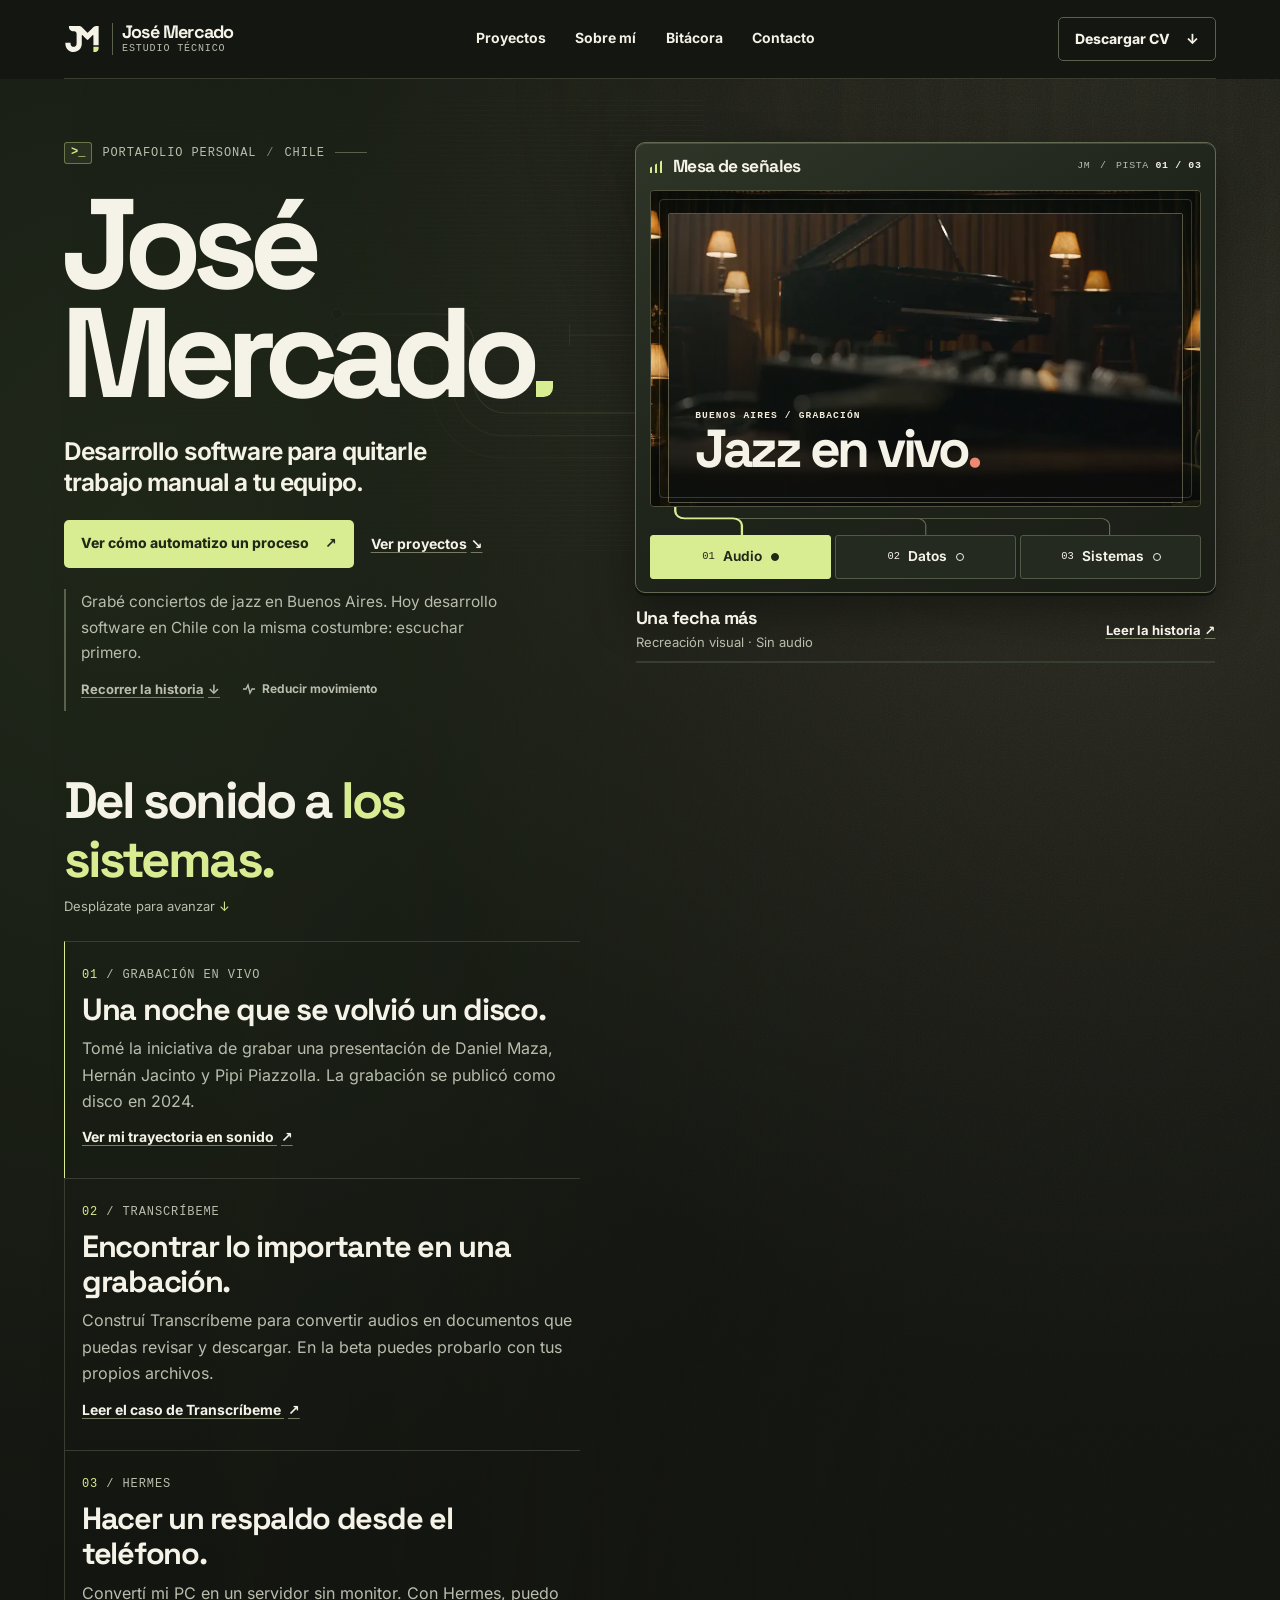
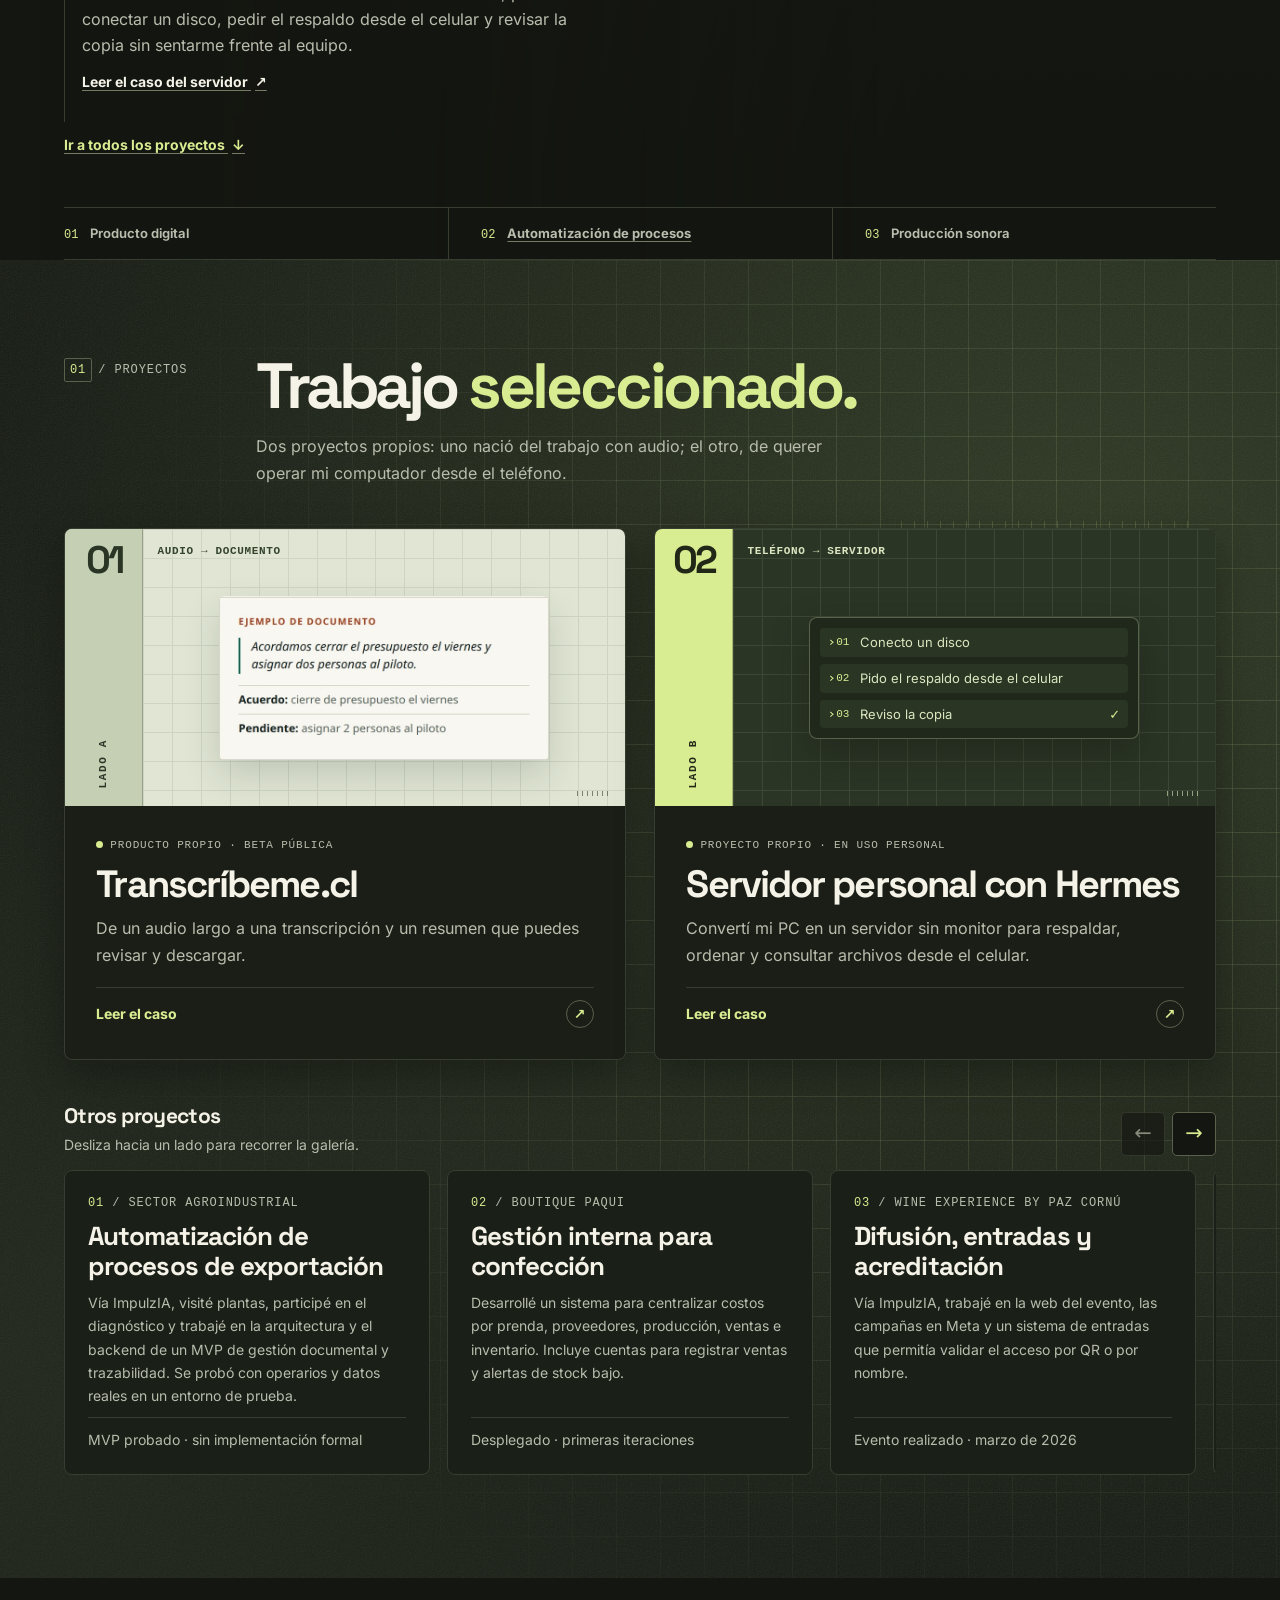
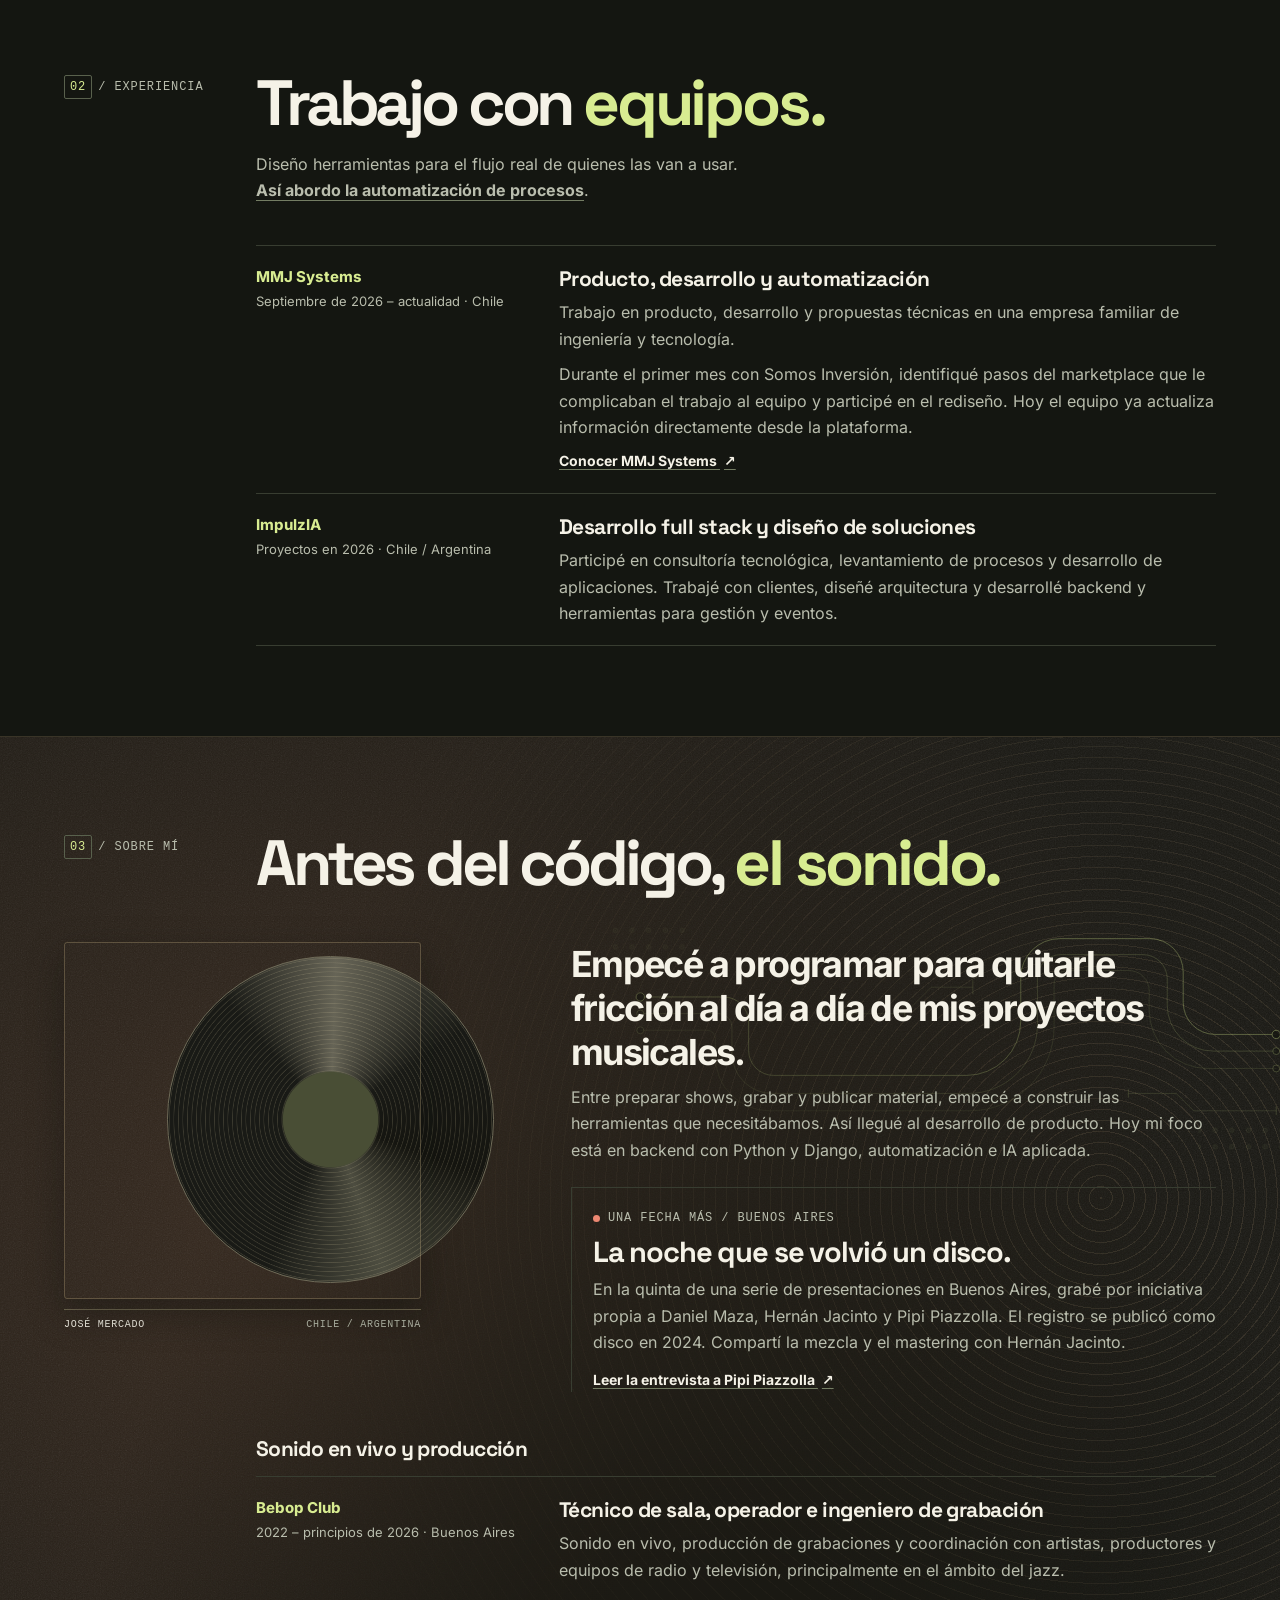
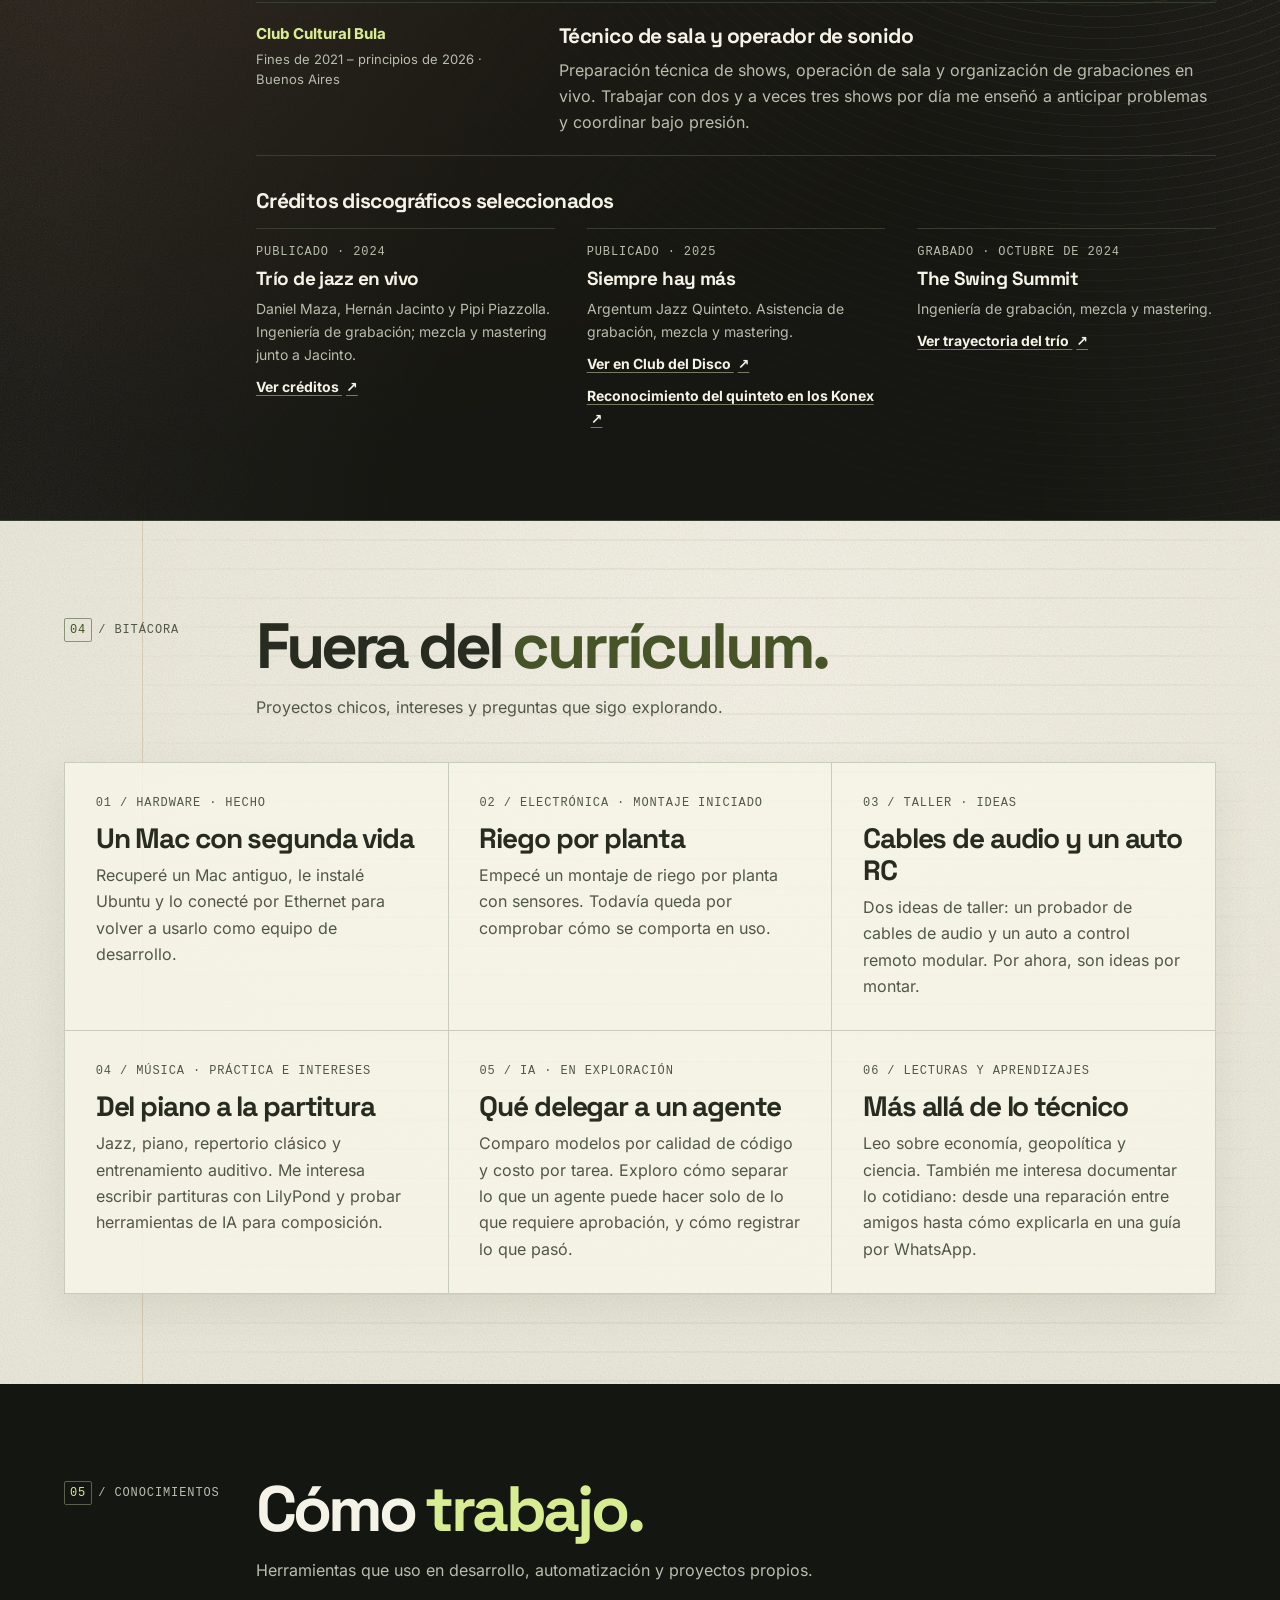
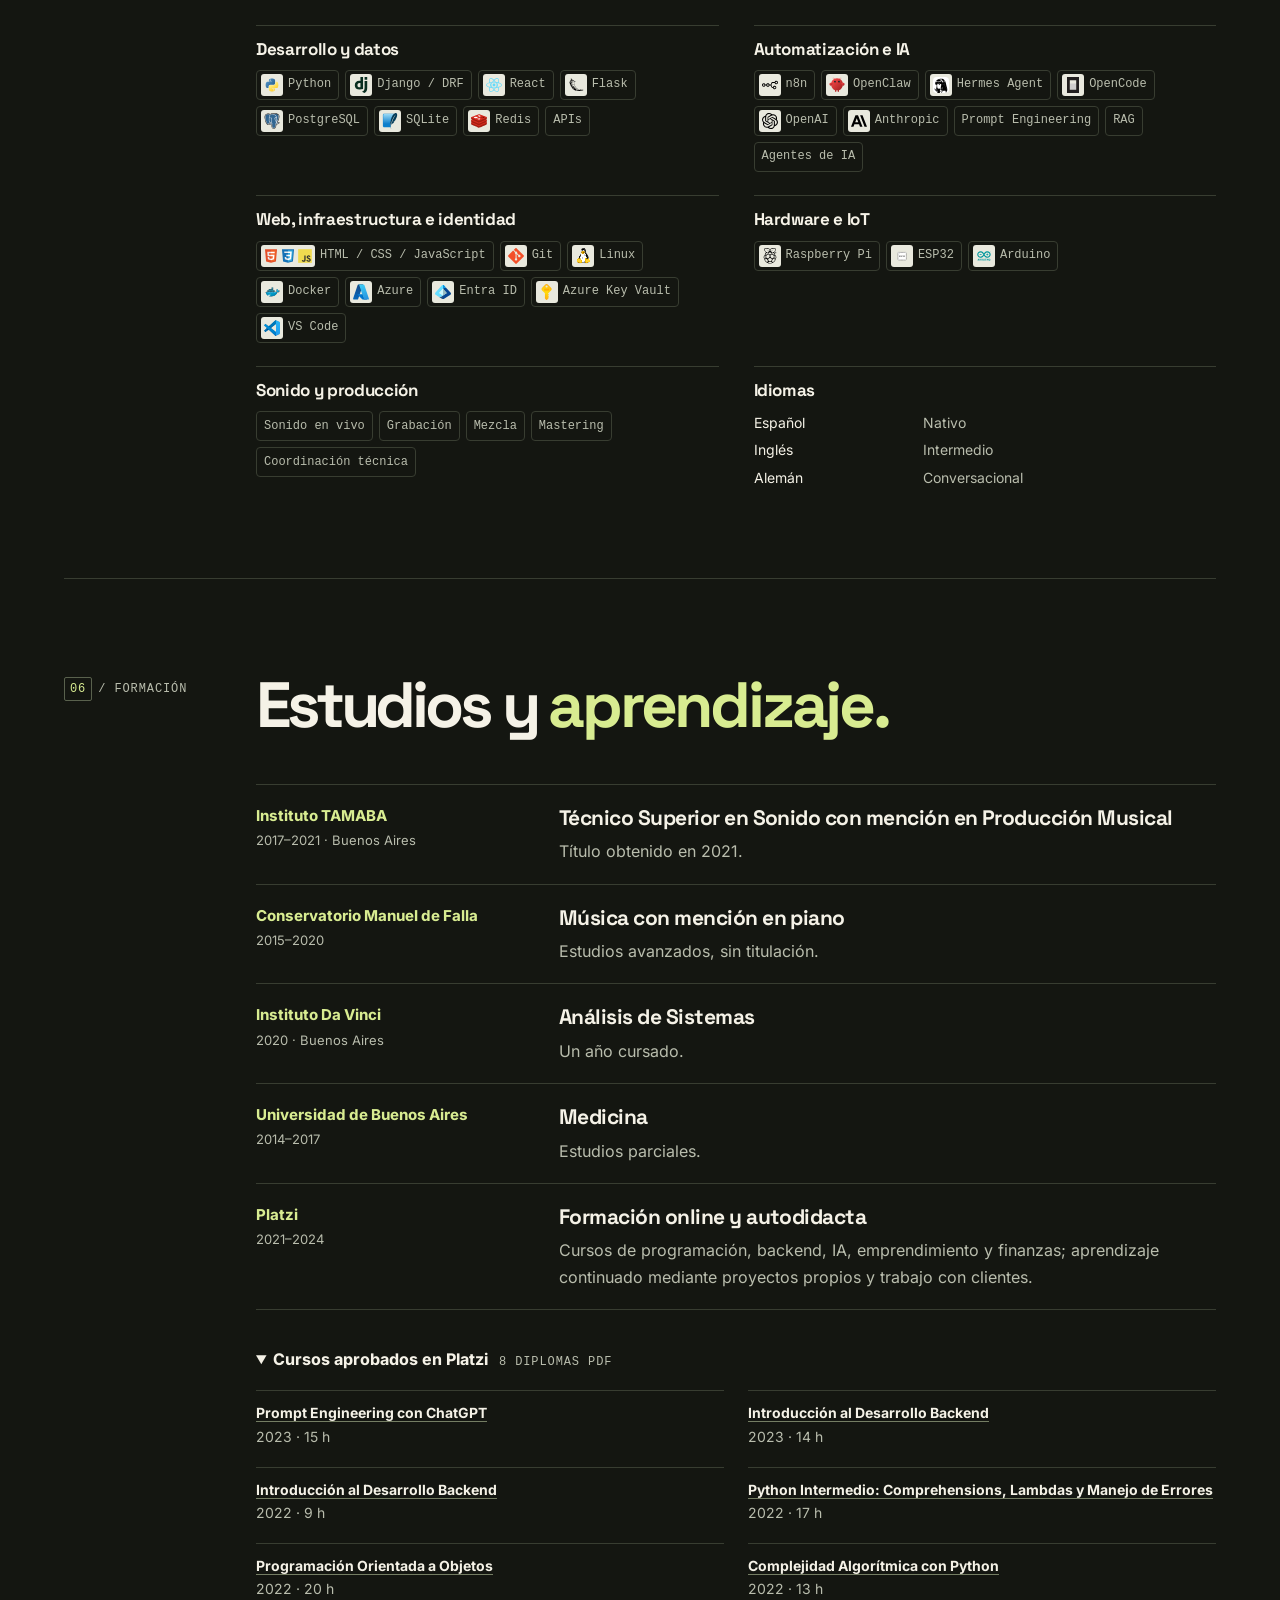
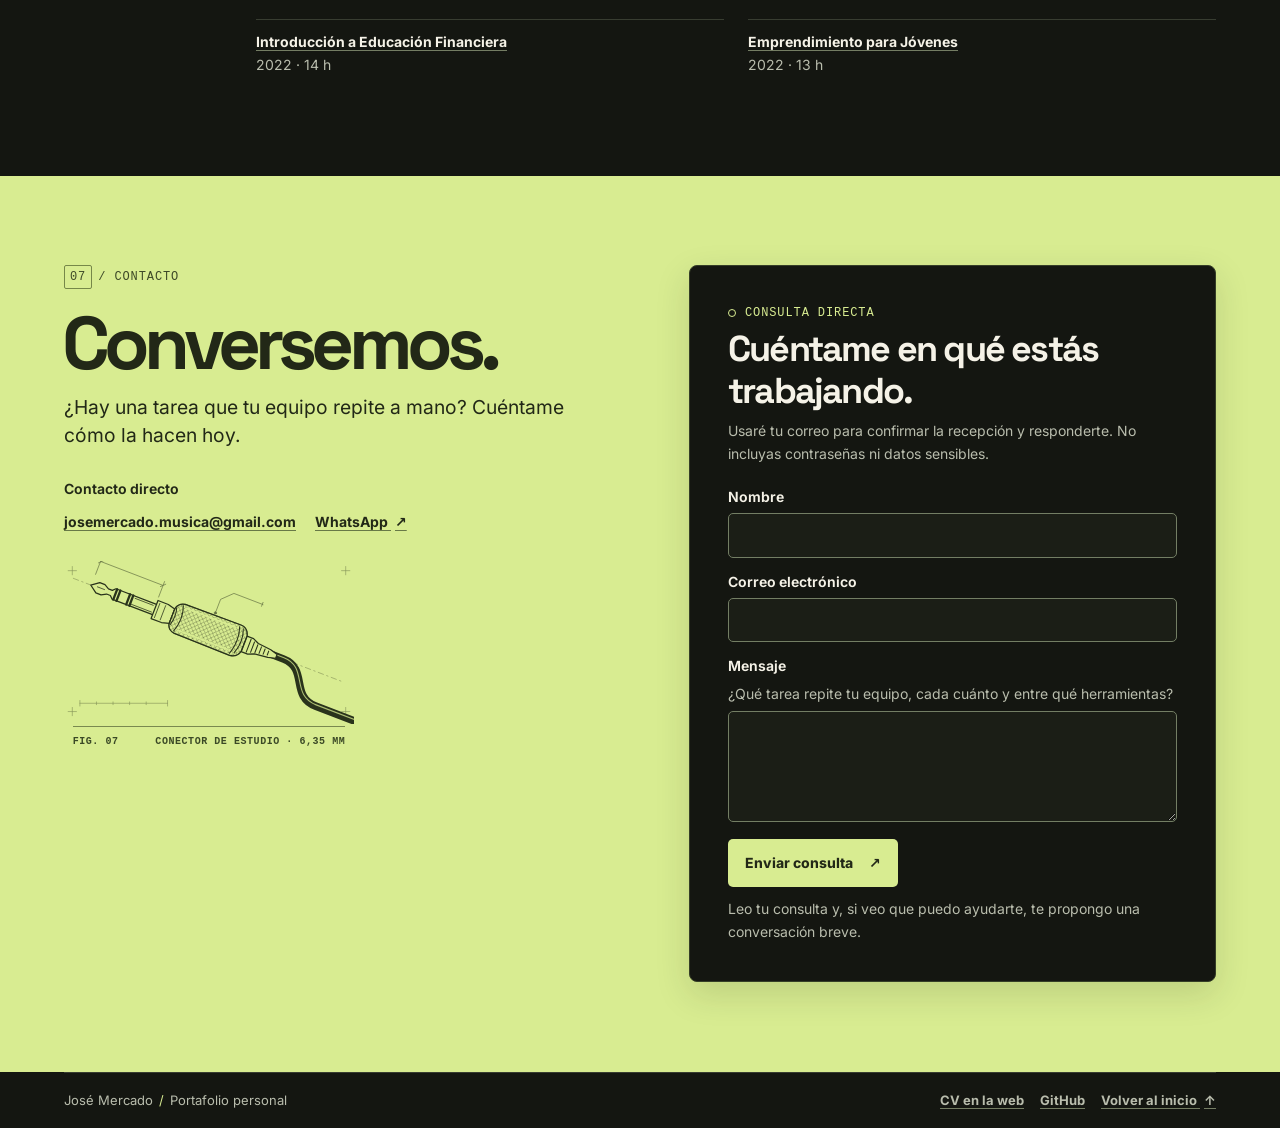
<file: index.html>
<!doctype html>
<html lang="es-CL">
<head>
  <meta charset="utf-8">
  <meta name="viewport" content="width=device-width, initial-scale=1">
  <meta name="theme-color" content="#141611">
  <meta name="description" content="Soy José Mercado, desarrollador en Chile. Trabajo con Python, Django, automatización de procesos e IA aplicada. Conoce mis proyectos y currículum.">
  <meta name="author" content="José Mercado">
  <meta name="robots" content="max-image-preview:large">
  <meta property="og:type" content="website">
  <meta property="og:site_name" content="José Mercado">
  <meta property="og:locale" content="es_CL">
  <meta property="og:title" content="José Mercado | Desarrollo de software y automatización">
  <meta property="og:description" content="Soy José Mercado, desarrollador en Chile. Trabajo con Python, Django, automatización de procesos e IA aplicada. Conoce mis proyectos y currículum.">
  <meta property="og:url" content="https://josemercado.cl/">
  <meta property="og:image" content="https://josemercado.cl/assets/social/jose-mercado.jpg">
  <meta property="og:image:width" content="1200">
  <meta property="og:image:height" content="630">
  <meta property="og:image:alt" content="Retrato de José Mercado junto a su monograma JM">
  <meta name="twitter:card" content="summary_large_image">
  <title>José Mercado | Desarrollo de software y automatización</title>
  <link rel="canonical" href="https://josemercado.cl/">
  <link rel="icon" type="image/svg+xml" sizes="any" href="assets/monograma-jm.svg">
  <link rel="preload" href="assets/fonts/space-grotesk-latin.woff2" as="font" type="font/woff2" crossorigin>
  <link rel="preload" href="assets/fonts/inter-latin.woff2" as="font" type="font/woff2" crossorigin>
  <link rel="stylesheet" href="assets/fonts/brand.css">
  <link rel="stylesheet" href="assets/site.css">
  <script type="application/ld+json">
  {
    "@context": "https://schema.org",
    "@graph": [
      {
        "@type": "WebSite",
        "@id": "https://josemercado.cl/#website",
        "url": "https://josemercado.cl/",
        "name": "José Mercado",
        "inLanguage": "es-CL"
      },
      {
        "@type": "ProfilePage",
        "@id": "https://josemercado.cl/#perfil-web",
        "url": "https://josemercado.cl/",
        "name": "José Mercado | Desarrollo de software y automatización",
        "inLanguage": "es-CL",
        "isPartOf": {"@id": "https://josemercado.cl/#website"},
        "mainEntity": {"@id": "https://josemercado.cl/#jose-mercado"}
      },
      {
        "@type": "Person",
        "@id": "https://josemercado.cl/#jose-mercado",
        "name": "José Mercado",
        "url": "https://josemercado.cl/",
        "jobTitle": "Desarrollador de software",
        "description": "Desarrollo de producto digital y automatización, con foco en Python y Django y una trayectoria en sonido en vivo.",
        "image": "https://josemercado.cl/assets/jose-mercado.jpg",
        "sameAs": ["https://github.com/Ontos-2021"]
      }
    ]
  }
  </script>
  <script src="assets/motion.js" defer></script>
  <script src="assets/contact.js" defer></script>
</head>
<body id="inicio">
  <a class="skip" href="#contenido">Ir al contenido</a>
  <header class="shell">
    <nav class="nav" aria-label="Navegación principal">
      <a class="brand" href="#inicio" aria-label="José Mercado, inicio"><img class="brand-mark" src="assets/monograma-jm.svg" width="60" height="60" alt=""><span class="brand-type">José Mercado<small>Estudio técnico</small></span></a>
      <div class="nav-links">
        <a href="#proyectos">Proyectos</a>
        <a href="#perfil">Sobre mí</a>
        <a href="#bitacora">Bitácora</a>
        <a href="#contacto">Contacto</a>
      </div>
      <a class="button button-outline nav-cv" href="cv/jose-mercado.pdf" download>Descargar CV <span aria-hidden="true">↓</span></a>
    </nav>
  </header>

  <main id="contenido" tabindex="-1">
    <div class="depth-section depth-stage">
      <div class="depth-field" data-depth aria-hidden="true"></div>
      <div class="shell">
      <section class="hero" aria-labelledby="nombre" data-story>
        <div class="hero-copy">
          <p class="eyebrow hero-index"><span class="terminal-prompt" aria-hidden="true">&gt;_</span> Portafolio personal <span class="index-divider" aria-hidden="true">/</span> Chile</p>
          <h1 id="nombre">José <span class="hero-surname">Mercado<span class="name-signal" aria-hidden="true">.</span></span></h1>
          <p class="hero-role">Desarrollo software para quitarle trabajo manual a tu equipo.</p>
          <div class="actions">
            <a class="button button-solid" href="automatizacion/">Ver cómo automatizo un proceso <span aria-hidden="true">↗</span></a>
            <a class="text-link" href="#proyectos">Ver proyectos <span aria-hidden="true">↘</span></a>
          </div>
        </div>

        <figure class="film" id="mesa" data-story-stage>
          <div class="signal-console" data-signal-console data-channel="0">
            <div class="console-header" aria-hidden="true">
              <span class="console-label">Mesa de señales</span>
              <span class="console-folio">JM <span>/</span> Pista <b data-story-count>01 / 03</b></span>
            </div>
            <div class="film-frame" id="monitor-visual" data-scene="0" aria-hidden="true">
              <img class="film-backplate" width="1360" height="765" alt="" decoding="async" data-src="assets/media/sala-jazz-parallax.webp">
              <div class="film-window">
                <div class="film-scene film-room">
                  <img class="film-poster" src="assets/media/una-fecha-mas-scroll.webp" width="960" height="540" alt="" fetchpriority="high">
                  <video class="film-video" data-src="assets/media/una-fecha-mas-scroll.mp4" width="960" height="540" muted playsinline preload="none" disablepictureinpicture></video>
                  <div class="film-slate"><span>Buenos Aires / Grabación</span><b>Jazz en vivo<i>.</i></b></div>
                </div>
                <div class="film-scene film-transcript">
                  <p class="eyebrow monitor-label"><b>02</b> Audio → documento</p>
                  <img src="assets/media/transcribeme-ejemplo.webp" width="710" height="354" alt="" loading="lazy" decoding="async">
                </div>
                <div class="film-scene film-hermes">
                  <p class="eyebrow monitor-label"><b>03</b> Teléfono → servidor</p>
                  <ol class="flow-mini">
                    <li><span class="flow-key">01</span><span>Conecto un disco</span></li>
                    <li><span class="flow-key">02</span><span>Pido un respaldo desde el celular</span></li>
                    <li><span class="flow-key">03</span><span>Reviso la copia</span><span class="flow-check">✓</span></li>
                  </ol>
                </div>
              </div>
            </div>
            <div class="patch-field" aria-hidden="true">
              <svg viewBox="0 0 480 32" preserveAspectRatio="none" fill="none">
                <defs>
                  <path id="ruta-audio" pathLength="1" d="M22 0v5a8 8 0 0 0 8 8h42a8 8 0 0 1 8 8v11"/>
                  <path id="ruta-datos" pathLength="1" d="M22 0v5a8 8 0 0 0 8 8h202a8 8 0 0 1 8 8v11"/>
                  <path id="ruta-sistemas" pathLength="1" d="M22 0v5a8 8 0 0 0 8 8h362a8 8 0 0 1 8 8v11"/>
                </defs>
                <g class="patch-traces"><use href="#ruta-audio"/><use href="#ruta-datos"/><use href="#ruta-sistemas"/></g>
                <g class="patch-selected"><use href="#ruta-audio"/><use href="#ruta-datos"/><use href="#ruta-sistemas"/></g>
              </svg>
            </div>
            <div class="console-channels" role="group" aria-label="Elige una pista del monitor">
              <a class="console-channel" href="#pista-audio"><b>01</b> Audio<span class="console-port" aria-hidden="true"></span></a>
              <a class="console-channel" href="#pista-datos"><b>02</b> Datos<span class="console-port" aria-hidden="true"></span></a>
              <a class="console-channel" href="#pista-sistemas"><b>03</b> Sistemas<span class="console-port" aria-hidden="true"></span></a>
            </div>
          </div>
          <figcaption class="film-caption">
            <span><strong data-story-title>Una fecha más</strong><span class="film-note" data-story-note>Recreación visual · Sin audio</span></span>
            <a class="text-link" href="#pista-audio" data-story-link>Leer la historia <span aria-hidden="true">↗</span></a>
            <span class="film-progress" aria-hidden="true"><span data-story-progress></span></span>
            <span class="sr-only" role="status" data-track-status></span>
          </figcaption>
        </figure>

        <div class="hero-notes">
          <p class="hero-intro">Grabé conciertos de jazz en Buenos Aires. Hoy desarrollo software en Chile con la misma costumbre: escuchar primero.</p>
          <div class="hero-utilities">
            <a class="text-link" href="#recorrido">Recorrer la historia <span aria-hidden="true">↓</span></a>
            <button class="motion-button" type="button" data-motion-toggle aria-pressed="false" hidden>
              <svg aria-hidden="true" viewBox="0 0 16 16" fill="none" stroke="currentColor" stroke-width="1.4"><path d="M2 8h3l2-4 2 8 2-4h3"/></svg>
              Reducir movimiento
            </button>
          </div>
        </div>

        <section class="journey" id="recorrido" aria-labelledby="recorrido-titulo">
          <header class="journey-heading">
            <h2 id="recorrido-titulo">Del sonido a <em>los sistemas.</em></h2>
            <p class="journey-hint" aria-hidden="true">Desplázate para avanzar <span>↓</span></p>
          </header>
          <ol class="journey-chapters" role="list">
            <li class="journey-chapter" id="pista-audio" data-story-chapter>
              <p class="eyebrow"><span>01</span> / Grabación en vivo</p>
              <h3>Una noche que se volvió un disco.</h3>
              <p>Tomé la iniciativa de grabar una presentación de Daniel Maza, Hernán Jacinto y Pipi Piazzolla. La grabación se publicó como disco en 2024.</p>
              <figure class="chapter-still"><img src="assets/media/una-fecha-mas-poster.jpg" width="1280" height="720" alt="Recreación visual: una mano inicia una grabación en una sala de jazz." loading="lazy" decoding="async"></figure>
              <a class="text-link" href="#perfil">Ver mi trayectoria en sonido <span aria-hidden="true">↗</span></a>
            </li>
            <li class="journey-chapter" id="pista-datos" data-story-chapter>
              <p class="eyebrow"><span>02</span> / Transcríbeme</p>
              <h3>Encontrar lo importante en una grabación.</h3>
              <p>Construí Transcríbeme para convertir audios en documentos que puedas revisar y descargar. En la beta puedes probarlo con tus propios archivos.</p>
              <figure class="chapter-still"><img src="assets/media/transcribeme-ejemplo.webp" width="710" height="354" alt="Ejemplo público: el documento de Transcríbeme registra un acuerdo y una tarea pendiente." loading="lazy" decoding="async"></figure>
              <a class="text-link" href="proyectos/transcribeme.html">Leer el caso de Transcríbeme <span aria-hidden="true">↗</span></a>
            </li>
            <li class="journey-chapter" id="pista-sistemas" data-story-chapter>
              <p class="eyebrow"><span>03</span> / Hermes</p>
              <h3>Hacer un respaldo desde el teléfono.</h3>
              <p>Convertí mi PC en un servidor sin monitor. Con Hermes, puedo conectar un disco, pedir el respaldo desde el celular y revisar la copia sin sentarme frente al equipo.</p>
              <p class="chapter-still chapter-flow">Conecto un disco <span aria-hidden="true">→</span> Pido el respaldo <span aria-hidden="true">→</span> Reviso la copia</p>
              <a class="text-link" href="proyectos/servidor-hermes.html">Leer el caso del servidor <span aria-hidden="true">↗</span></a>
            </li>
          </ol>
          <a class="text-link journey-exit" href="#proyectos">Ir a todos los proyectos <span aria-hidden="true">↓</span></a>
        </section>
      </section>

      <ul class="discipline-strip" aria-label="Áreas de trabajo">
        <li><span aria-hidden="true">01</span> Producto digital</li>
        <li><span aria-hidden="true">02</span> <a class="text-link" href="automatizacion/">Automatización de procesos</a></li>
        <li><span aria-hidden="true">03</span> Producción sonora</li>
      </ul>
      </div>
    </div>

    <section class="section depth-section depth-work" id="proyectos" aria-labelledby="proyectos-titulo">
      <div class="depth-field" data-depth aria-hidden="true"></div>
      <div class="shell">
        <header class="section-heading">
          <p class="eyebrow section-index"><span>01</span> / Proyectos</p>
          <div><h2 id="proyectos-titulo">Trabajo <em>seleccionado.</em></h2><p>Dos proyectos propios: uno nació del trabajo con audio; el otro, de querer operar mi computador desde el teléfono.</p></div>
        </header>
        <div class="project-grid">
          <article class="case-card">
            <div class="case-visual case-visual-transcript" data-reveal>
              <div class="sleeve-spine" aria-hidden="true"><b>01</b><span>Lado A</span></div>
              <span class="visual-label" aria-hidden="true">Audio → documento</span>
              <img class="transcript-sample" src="assets/media/transcribeme-ejemplo.webp" width="710" height="354" alt="Ejemplo público de Transcríbeme: un fragmento de audio convertido en un acuerdo y una tarea pendiente." loading="lazy" decoding="async">
            </div>
            <div class="case-body">
              <p class="eyebrow case-meta"><span class="status-dot" aria-hidden="true"></span> Producto propio · Beta pública</p>
              <h3><a class="card-link" href="proyectos/transcribeme.html">Transcríbeme.cl</a></h3>
              <p>De un audio largo a una transcripción y un resumen que puedes revisar y descargar.</p>
              <span class="case-more" aria-hidden="true">Leer el caso <span>↗</span></span>
            </div>
          </article>
          <article class="case-card">
            <div class="case-visual case-visual-hermes" data-reveal aria-hidden="true">
              <div class="sleeve-spine"><b>02</b><span>Lado B</span></div>
              <span class="visual-label">Teléfono → servidor</span>
              <ol class="flow-mini">
                <li><span class="flow-key">01</span><span>Conecto un disco</span></li>
                <li><span class="flow-key">02</span><span>Pido el respaldo desde el celular</span></li>
                <li><span class="flow-key">03</span><span>Reviso la copia</span><span class="flow-check">✓</span></li>
              </ol>
            </div>
            <div class="case-body">
              <p class="eyebrow case-meta"><span class="status-dot" aria-hidden="true"></span> Proyecto propio · En uso personal</p>
              <h3><a class="card-link" href="proyectos/servidor-hermes.html">Servidor personal con Hermes</a></h3>
              <p>Convertí mi PC en un servidor sin monitor para respaldar, ordenar y consultar archivos desde el celular.</p>
              <span class="case-more" aria-hidden="true">Leer el caso <span>↗</span></span>
            </div>
          </article>
        </div>

        <div class="more-projects" data-gallery>
          <header class="gallery-heading">
            <div>
              <h3 class="minor-heading" id="galeria-titulo">Otros proyectos</h3>
              <p id="galeria-ayuda">Desliza hacia un lado para recorrer la galería.</p>
            </div>
            <div class="gallery-controls" hidden>
              <button type="button" data-gallery-dir="-1" aria-controls="galeria-proyectos" aria-label="Proyecto anterior" aria-disabled="true">←</button>
              <button type="button" data-gallery-dir="1" aria-controls="galeria-proyectos" aria-label="Proyecto siguiente">→</button>
            </div>
          </header>
          <div class="gallery-rail" id="galeria-proyectos" role="region" aria-labelledby="galeria-titulo" aria-describedby="galeria-ayuda" tabindex="0">
            <article class="gallery-card">
              <p class="eyebrow"><span>01</span> / Sector agroindustrial</p>
              <h4>Automatización de procesos de exportación</h4>
              <p>Vía ImpulzIA, visité plantas, participé en el diagnóstico y trabajé en la arquitectura y el backend de un MVP de gestión documental y trazabilidad. Se probó con operarios y datos reales en un entorno de prueba.</p>
              <p class="gallery-status">MVP probado · sin implementación formal</p>
            </article>
            <article class="gallery-card">
              <p class="eyebrow"><span>02</span> / Boutique Paqui</p>
              <h4>Gestión interna para confección</h4>
              <p>Desarrollé un sistema para centralizar costos por prenda, proveedores, producción, ventas e inventario. Incluye cuentas para registrar ventas y alertas de stock bajo.</p>
              <p class="gallery-status">Desplegado · primeras iteraciones</p>
            </article>
            <article class="gallery-card">
              <p class="eyebrow"><span>03</span> / Wine Experience by Paz Cornú</p>
              <h4>Difusión, entradas y acreditación</h4>
              <p>Vía ImpulzIA, trabajé en la web del evento, las campañas en Meta y un sistema de entradas que permitía validar el acceso por QR o por nombre.</p>
              <p class="gallery-status">Evento realizado · marzo de 2026</p>
            </article>
            <article class="gallery-card">
              <p class="eyebrow"><span>04</span> / Mercado Público</p>
              <h4>Extracción de requisitos de licitaciones</h4>
              <p>Exploro cómo detectar oportunidades y extraer requisitos de documentos. En las pruebas separo lo que omite el modelo, lo que se pierde durante el procesamiento y lo que no se puede obtener de la fuente.</p>
              <p class="gallery-status">Iniciativa propia · en desarrollo</p>
            </article>
          </div>
        </div>
      </div>
    </section>

    <div class="shell">
      <section class="section" id="experiencia" aria-labelledby="experiencia-titulo">
        <header class="section-heading">
          <p class="eyebrow section-index"><span>02</span> / Experiencia</p>
          <div><h2 id="experiencia-titulo">Trabajo con <em>equipos.</em></h2><p>Diseño herramientas para el flujo real de quienes las van a usar. <a class="text-link" href="automatizacion/">Así abordo la automatización de procesos</a>.</p></div>
        </header>
        <div class="section-inset data-list">
          <article class="data-row">
            <div class="data-meta"><span>MMJ Systems</span><span>Septiembre de 2026 – actualidad · Chile</span></div>
            <div>
              <h3>Producto, desarrollo y automatización</h3>
              <p>Trabajo en producto, desarrollo y propuestas técnicas en una empresa familiar de ingeniería y tecnología.</p>
              <p>Durante el primer mes con Somos Inversión, identifiqué pasos del marketplace que le complicaban el trabajo al equipo y participé en el rediseño. Hoy el equipo ya actualiza información directamente desde la plataforma.</p>
              <a class="text-link" href="https://mmjsystems.cl">Conocer MMJ Systems <span aria-hidden="true">↗</span></a>
            </div>
          </article>
          <article class="data-row">
            <div class="data-meta"><span>ImpulzIA</span><span>Proyectos en 2026 · Chile / Argentina</span></div>
            <div><h3>Desarrollo full stack y diseño de soluciones</h3><p>Participé en consultoría tecnológica, levantamiento de procesos y desarrollo de aplicaciones. Trabajé con clientes, diseñé arquitectura y desarrollé backend y herramientas para gestión y eventos.</p></div>
          </article>
        </div>
      </section>
    </div>

    <section class="section depth-section depth-sound" id="perfil" aria-labelledby="perfil-titulo">
      <div class="depth-field" data-depth aria-hidden="true"></div>
      <div class="shell">
        <header class="section-heading">
          <p class="eyebrow section-index"><span>03</span> / Sobre mí</p>
          <div><h2 id="perfil-titulo">Antes del código, <em>el sonido.</em></h2></div>
        </header>
        <div class="about-grid">
          <figure class="profile-portrait">
            <div class="portrait-sleeve"><img src="assets/jose-mercado.jpg" width="800" height="800" alt="Retrato de José Mercado" loading="lazy" decoding="async"></div>
            <figcaption class="eyebrow"><span>José Mercado</span> Chile / Argentina</figcaption>
          </figure>
          <div class="about-copy">
            <p class="lead">Empecé a programar para quitarle fricción al día a día de mis proyectos musicales.</p>
            <p>Entre preparar shows, grabar y publicar material, empecé a construir las herramientas que necesitábamos. Así llegué al desarrollo de producto. Hoy mi foco está en backend con Python y Django, automatización e IA aplicada.</p>
            <article class="record-story">
              <p class="eyebrow"><span class="record-dot" aria-hidden="true"></span> Una fecha más / Buenos Aires</p>
              <h3>La noche que se volvió un disco.</h3>
              <p>En la quinta de una serie de presentaciones en Buenos Aires, grabé por iniciativa propia a Daniel Maza, Hernán Jacinto y Pipi Piazzolla. El registro se publicó como disco en 2024. Compartí la mezcla y el mastering con Hernán Jacinto.</p>
              <a class="text-link" href="https://accion.coop/2024/09/17/cultura/de-cerca/toco-un-instrumento-peligroso/">Leer la entrevista a Pipi Piazzolla <span aria-hidden="true">↗</span></a>
            </article>
          </div>
        </div>
        <div class="section-inset audio-work" id="audio">
          <h3 class="minor-heading">Sonido en vivo y producción</h3>
          <div class="data-list">
            <article class="data-row">
              <div class="data-meta"><span>Bebop Club</span><span>2022 – principios de 2026 · Buenos Aires</span></div>
              <div><h4>Técnico de sala, operador e ingeniero de grabación</h4><p>Sonido en vivo, producción de grabaciones y coordinación con artistas, productores y equipos de radio y televisión, principalmente en el ámbito del jazz.</p></div>
            </article>
            <article class="data-row">
              <div class="data-meta"><span>Club Cultural Bula</span><span>Fines de 2021 – principios de 2026 · Buenos Aires</span></div>
              <div><h4>Técnico de sala y operador de sonido</h4><p>Preparación técnica de shows, operación de sala y organización de grabaciones en vivo. Trabajar con dos y a veces tres shows por día me enseñó a anticipar problemas y coordinar bajo presión.</p></div>
            </article>
          </div>
          <h3 class="minor-heading credits-title">Créditos discográficos seleccionados</h3>
          <div class="credits">
            <article><p class="eyebrow">Publicado · 2024</p><h4>Trío de jazz en vivo</h4><p>Daniel Maza, Hernán Jacinto y Pipi Piazzolla. Ingeniería de grabación; mezcla y mastering junto a Jacinto.</p><a class="text-link" href="https://www.youtube.com/watch?v=-h8qkvbeDjY">Ver créditos <span aria-hidden="true">↗</span></a></article>
            <article><p class="eyebrow">Publicado · 2025</p><h4>Siempre hay más</h4><p>Argentum Jazz Quinteto. Asistencia de grabación, mezcla y mastering.</p><a class="text-link" href="https://www.youtube.com/watch?v=BFpSN4G2enY">Ver en Club del Disco <span aria-hidden="true">↗</span></a><br><a class="text-link" href="https://www.fundacionkonex.org/b5679-argentum-jazz-quinteto">Reconocimiento del quinteto en los Konex <span aria-hidden="true">↗</span></a></article>
            <article><p class="eyebrow">Grabado · octubre de 2024</p><h4>The Swing Summit</h4><p>Ingeniería de grabación, mezcla y mastering.</p><a class="text-link" href="https://www.fundacionkonex.org/b5681-swing-summit-trio">Ver trayectoria del trío <span aria-hidden="true">↗</span></a></article>
          </div>
        </div>
      </div>
    </section>

    <section class="section paper-section depth-section depth-journal" id="bitacora" aria-labelledby="bitacora-titulo">
      <div class="depth-field" data-depth aria-hidden="true"></div>
      <div class="shell">
        <header class="section-heading">
          <p class="eyebrow section-index"><span>04</span> / Bitácora</p>
          <div><h2 id="bitacora-titulo">Fuera del <em>currículum.</em></h2><p>Proyectos chicos, intereses y preguntas que sigo explorando.</p></div>
        </header>
        <div class="notebook-grid">
          <article class="notebook-entry" data-reveal><p class="eyebrow">01 / Hardware · Hecho</p><h3>Un Mac con segunda vida</h3><p>Recuperé un Mac antiguo, le instalé Ubuntu y lo conecté por Ethernet para volver a usarlo como equipo de desarrollo.</p></article>
          <article class="notebook-entry" data-reveal><p class="eyebrow">02 / Electrónica · Montaje iniciado</p><h3>Riego por planta</h3><p>Empecé un montaje de riego por planta con sensores. Todavía queda por comprobar cómo se comporta en uso.</p></article>
          <article class="notebook-entry" data-reveal><p class="eyebrow">03 / Taller · Ideas</p><h3>Cables de audio y un auto RC</h3><p>Dos ideas de taller: un probador de cables de audio y un auto a control remoto modular. Por ahora, son ideas por montar.</p></article>
          <article class="notebook-entry" data-reveal><p class="eyebrow">04 / Música · Práctica e intereses</p><h3>Del piano a la partitura</h3><p>Jazz, piano, repertorio clásico y entrenamiento auditivo. Me interesa escribir partituras con LilyPond y probar herramientas de IA para composición.</p></article>
          <article class="notebook-entry" data-reveal><p class="eyebrow">05 / IA · En exploración</p><h3>Qué delegar a un agente</h3><p>Comparo modelos por calidad de código y costo por tarea. Exploro cómo separar lo que un agente puede hacer solo de lo que requiere aprobación, y cómo registrar lo que pasó.</p></article>
          <article class="notebook-entry" data-reveal><p class="eyebrow">06 / Lecturas y aprendizajes</p><h3>Más allá de lo técnico</h3><p>Leo sobre economía, geopolítica y ciencia. También me interesa documentar lo cotidiano: desde una reparación entre amigos hasta cómo explicarla en una guía por WhatsApp.</p></article>
        </div>
      </div>
    </section>

    <div class="shell">
      <section class="section" id="herramientas" aria-labelledby="herramientas-titulo">
        <header class="section-heading">
          <p class="eyebrow section-index"><span>05</span> / Conocimientos</p>
          <div><h2 id="herramientas-titulo">Cómo <em>trabajo.</em></h2><p>Herramientas que uso en desarrollo, automatización y proyectos propios.</p></div>
        </header>
        <div class="section-inset skills-grid" id="aporte">
          <div class="skills-group"><h3>Desarrollo y datos</h3><div class="tags">
            <span class="tag tech-tag"><span class="tech-logo-box"><img class="tech-logo" src="assets/tech/python.svg" alt="" aria-hidden="true" loading="lazy"></span>Python</span>
            <span class="tag tech-tag"><span class="tech-logo-box"><img class="tech-logo" src="assets/tech/django.svg" alt="" aria-hidden="true" loading="lazy"></span>Django / DRF</span>
            <span class="tag tech-tag"><span class="tech-logo-box"><img class="tech-logo" src="assets/tech/react.svg" alt="" aria-hidden="true" loading="lazy"></span>React</span>
            <span class="tag tech-tag"><span class="tech-logo-box"><img class="tech-logo" src="assets/tech/flask.svg" alt="" aria-hidden="true" loading="lazy"></span>Flask</span>
            <span class="tag tech-tag"><span class="tech-logo-box"><img class="tech-logo" src="assets/tech/postgresql.svg" alt="" aria-hidden="true" loading="lazy"></span>PostgreSQL</span>
            <span class="tag tech-tag"><span class="tech-logo-box"><img class="tech-logo" src="assets/tech/sqlite.svg" alt="" aria-hidden="true" loading="lazy"></span>SQLite</span>
            <span class="tag tech-tag"><span class="tech-logo-box"><img class="tech-logo" src="assets/tech/redis.svg" alt="" aria-hidden="true" loading="lazy"></span>Redis</span>
            <span class="tag">APIs</span>
          </div></div>
          <div class="skills-group"><h3>Automatización e IA</h3><div class="tags">
            <span class="tag tech-tag"><span class="tech-logo-box"><img class="tech-logo" src="assets/tech/n8n.svg" alt="" aria-hidden="true" loading="lazy"></span>n8n</span>
            <span class="tag tech-tag"><span class="tech-logo-box"><img class="tech-logo" src="assets/tech/openclaw.svg" alt="" aria-hidden="true" loading="lazy"></span>OpenClaw</span>
            <span class="tag tech-tag"><span class="tech-logo-box"><img class="tech-logo" src="assets/tech/hermes-agent.svg" alt="" aria-hidden="true" loading="lazy"></span>Hermes Agent</span>
            <span class="tag tech-tag"><span class="tech-logo-box"><img class="tech-logo" src="assets/tech/opencode.svg" alt="" aria-hidden="true" loading="lazy"></span>OpenCode</span>
            <span class="tag tech-tag"><span class="tech-logo-box"><img class="tech-logo" src="assets/tech/openai.svg" alt="" aria-hidden="true" loading="lazy"></span>OpenAI</span>
            <span class="tag tech-tag"><span class="tech-logo-box"><img class="tech-logo" src="assets/tech/anthropic.svg" alt="" aria-hidden="true" loading="lazy"></span>Anthropic</span>
            <span class="tag">Prompt Engineering</span><span class="tag">RAG</span><span class="tag">Agentes de IA</span>
          </div></div>
          <div class="skills-group"><h3>Web, infraestructura e identidad</h3><div class="tags">
            <span class="tag tech-tag"><span class="tech-logo-box stack"><img class="tech-logo" src="assets/tech/html5.svg" alt="" aria-hidden="true" loading="lazy"><img class="tech-logo" src="assets/tech/css3.svg" alt="" aria-hidden="true" loading="lazy"><img class="tech-logo" src="assets/tech/javascript.svg" alt="" aria-hidden="true" loading="lazy"></span>HTML / CSS / JavaScript</span>
            <span class="tag tech-tag"><span class="tech-logo-box"><img class="tech-logo" src="assets/tech/git.svg" alt="" aria-hidden="true" loading="lazy"></span>Git</span>
            <span class="tag tech-tag"><span class="tech-logo-box"><img class="tech-logo" src="assets/tech/linux.svg" alt="" aria-hidden="true" loading="lazy"></span>Linux</span>
            <span class="tag tech-tag"><span class="tech-logo-box"><img class="tech-logo" src="assets/tech/docker.svg" alt="" aria-hidden="true" loading="lazy"></span>Docker</span>
            <span class="tag tech-tag"><span class="tech-logo-box"><img class="tech-logo" src="assets/tech/azure.svg" alt="" aria-hidden="true" loading="lazy"></span>Azure</span>
            <span class="tag tech-tag"><span class="tech-logo-box"><img class="tech-logo" src="assets/tech/entra-id.svg" alt="" aria-hidden="true" loading="lazy"></span>Entra ID</span>
            <span class="tag tech-tag"><span class="tech-logo-box"><img class="tech-logo" src="assets/tech/key-vault.svg" alt="" aria-hidden="true" loading="lazy"></span>Azure Key Vault</span>
            <span class="tag tech-tag"><span class="tech-logo-box"><img class="tech-logo" src="assets/tech/vscode.svg" alt="" aria-hidden="true" loading="lazy"></span>VS Code</span>
          </div></div>
          <div class="skills-group"><h3>Hardware e IoT</h3><div class="tags">
            <span class="tag tech-tag"><span class="tech-logo-box"><img class="tech-logo" src="assets/tech/raspberry-pi.svg" alt="" aria-hidden="true" loading="lazy"></span>Raspberry Pi</span>
            <span class="tag tech-tag"><span class="tech-logo-box"><img class="tech-logo" src="assets/tech/esp32.svg" alt="" aria-hidden="true" loading="lazy"></span>ESP32</span>
            <span class="tag tech-tag"><span class="tech-logo-box"><img class="tech-logo" src="assets/tech/arduino.svg" alt="" aria-hidden="true" loading="lazy"></span>Arduino</span>
          </div></div>
          <div class="skills-group">
            <h3>Sonido y producción</h3>
            <div class="tags"><span class="tag">Sonido en vivo</span><span class="tag">Grabación</span><span class="tag">Mezcla</span><span class="tag">Mastering</span><span class="tag">Coordinación técnica</span></div>
          </div>
          <div class="skills-group">
            <h3>Idiomas</h3>
            <dl class="languages"><div><dt>Español</dt><dd>Nativo</dd></div><div><dt>Inglés</dt><dd>Intermedio</dd></div><div><dt>Alemán</dt><dd>Conversacional</dd></div></dl>
          </div>
        </div>
      </section>

      <section class="section" id="formacion" aria-labelledby="formacion-titulo">
        <header class="section-heading">
          <p class="eyebrow section-index"><span>06</span> / Formación</p>
          <div><h2 id="formacion-titulo">Estudios y <em>aprendizaje.</em></h2></div>
        </header>
        <div class="section-inset">
          <div class="data-list">
            <article class="data-row"><div class="data-meta"><span>Instituto TAMABA</span><span>2017–2021 · Buenos Aires</span></div><div><h3>Técnico Superior en Sonido con mención en Producción Musical</h3><p>Título obtenido en 2021.</p></div></article>
            <article class="data-row"><div class="data-meta"><span>Conservatorio Manuel de Falla</span><span>2015–2020</span></div><div><h3>Música con mención en piano</h3><p>Estudios avanzados, sin titulación.</p></div></article>
            <article class="data-row"><div class="data-meta"><span>Instituto Da Vinci</span><span>2020 · Buenos Aires</span></div><div><h3>Análisis de Sistemas</h3><p>Un año cursado.</p></div></article>
            <article class="data-row"><div class="data-meta"><span>Universidad de Buenos Aires</span><span>2014–2017</span></div><div><h3>Medicina</h3><p>Estudios parciales.</p></div></article>
            <article class="data-row"><div class="data-meta"><span>Platzi</span><span>2021–2024</span></div><div><h3>Formación online y autodidacta</h3><p>Cursos de programación, backend, IA, emprendimiento y finanzas; aprendizaje continuado mediante proyectos propios y trabajo con clientes.</p></div></article>
          </div>
          <details class="diplomas" id="certificados" open>
            <summary>Cursos aprobados en Platzi <span class="eyebrow">8 diplomas PDF</span></summary>
            <ul class="diploma-grid">
              <li><a class="text-link" href="certificados/diploma-prompt-engineering-chatgpt.pdf">Prompt Engineering con ChatGPT</a><span>2023 · 15 h</span></li>
              <li><a class="text-link" href="certificados/diploma-backend.pdf">Introducción al Desarrollo Backend</a><span>2023 · 14 h</span></li>
              <li><a class="text-link" href="certificados/diploma-backend-introduccion.pdf">Introducción al Desarrollo Backend</a><span>2022 · 9 h</span></li>
              <li><a class="text-link" href="certificados/diploma-python-intermedio.pdf">Python Intermedio: Comprehensions, Lambdas y Manejo de Errores</a><span>2022 · 17 h</span></li>
              <li><a class="text-link" href="certificados/diploma-oop.pdf">Programación Orientada a Objetos</a><span>2022 · 20 h</span></li>
              <li><a class="text-link" href="certificados/diploma-algoritmos-python.pdf">Complejidad Algorítmica con Python</a><span>2022 · 13 h</span></li>
              <li><a class="text-link" href="certificados/diploma-intro-finanzas.pdf">Introducción a Educación Financiera</a><span>2022 · 14 h</span></li>
              <li><a class="text-link" href="certificados/diploma-curso-de-emprendimiento-para-jovenes.pdf">Emprendimiento para Jóvenes</a><span>2022 · 13 h</span></li>
            </ul>
          </details>
        </div>
      </section>

    </div>
    <section class="section contact" id="contacto" aria-labelledby="contacto-titulo">
      <div class="shell contact-layout">
        <div class="contact-copy">
          <p class="eyebrow section-index"><span>07</span> / Contacto</p>
          <h2 id="contacto-titulo">Conversemos.</h2>
          <p class="contact-invite">¿Hay una tarea que tu equipo repite a mano? Cuéntame cómo la hacen hoy.</p>
        </div>
        <form class="contact-form" id="formulario-contacto" action="https://api.josemercado.cl/contacto" method="post" aria-labelledby="contacto-form-titulo" aria-describedby="contacto-form-ayuda" data-contact-form hidden>
          <header>
            <p class="eyebrow contact-form-index">Consulta directa</p>
            <h3 id="contacto-form-titulo">Cuéntame en qué estás trabajando.</h3>
            <p id="contacto-form-ayuda">Usaré tu correo para confirmar la recepción y responderte. No incluyas contraseñas ni datos sensibles.</p>
          </header>
          <div class="contact-fields">
            <label for="contacto-nombre">Nombre
              <input id="contacto-nombre" name="nombre" autocomplete="name" minlength="2" maxlength="80" required>
            </label>
            <label for="contacto-email">Correo electrónico
              <input id="contacto-email" name="email" type="email" autocomplete="email" maxlength="120" required>
            </label>
            <div class="contact-message">
              <label for="contacto-mensaje">Mensaje</label>
              <p class="contact-guide" id="contacto-mensaje-guia">¿Qué tarea repite tu equipo, cada cuánto y entre qué herramientas?</p>
              <textarea id="contacto-mensaje" name="mensaje" rows="4" minlength="10" maxlength="2000" aria-describedby="contacto-mensaje-guia" required></textarea>
            </div>
          </div>
          <label hidden>Sitio web <input name="sitio" autocomplete="off" tabindex="-1"></label>
          <button class="button contact-submit" type="submit">Enviar consulta <span aria-hidden="true">↗</span></button>
          <p class="contact-next">Leo tu consulta y, si veo que puedo ayudarte, te propongo una conversación breve.</p>
          <p class="contact-status" role="status" aria-atomic="true" data-contact-status></p>
        </form>
        <div class="contact-secondary">
          <p>Contacto directo</p>
          <div class="contact-links">
            <a class="text-link" href="mailto:josemercado.musica@gmail.com">josemercado.musica@gmail.com</a>
            <a class="text-link" href="https://wa.me/56995391961">WhatsApp <span aria-hidden="true">↗</span></a>
          </div>
          <figure class="contact-plate" aria-hidden="true">
            <img src="assets/media/conector-estudio.svg" width="420" height="236" loading="lazy" alt="">
            <figcaption><span>Fig. 07</span> Conector de estudio · 6,35 mm</figcaption>
          </figure>
        </div>
      </div>
    </section>
  </main>
  <footer class="footer shell">
    <span>José Mercado <span class="footer-divider" aria-hidden="true">/</span> Portafolio personal</span>
    <nav class="footer-links" aria-label="Enlaces del pie de página">
      <a class="text-link" href="cv/">CV en la web</a>
      <a class="text-link" href="https://github.com/Ontos-2021">GitHub</a>
      <a class="text-link" href="#inicio">Volver al inicio <span aria-hidden="true">↑</span></a>
    </nav>
  </footer>
</body>
</html>
</file>
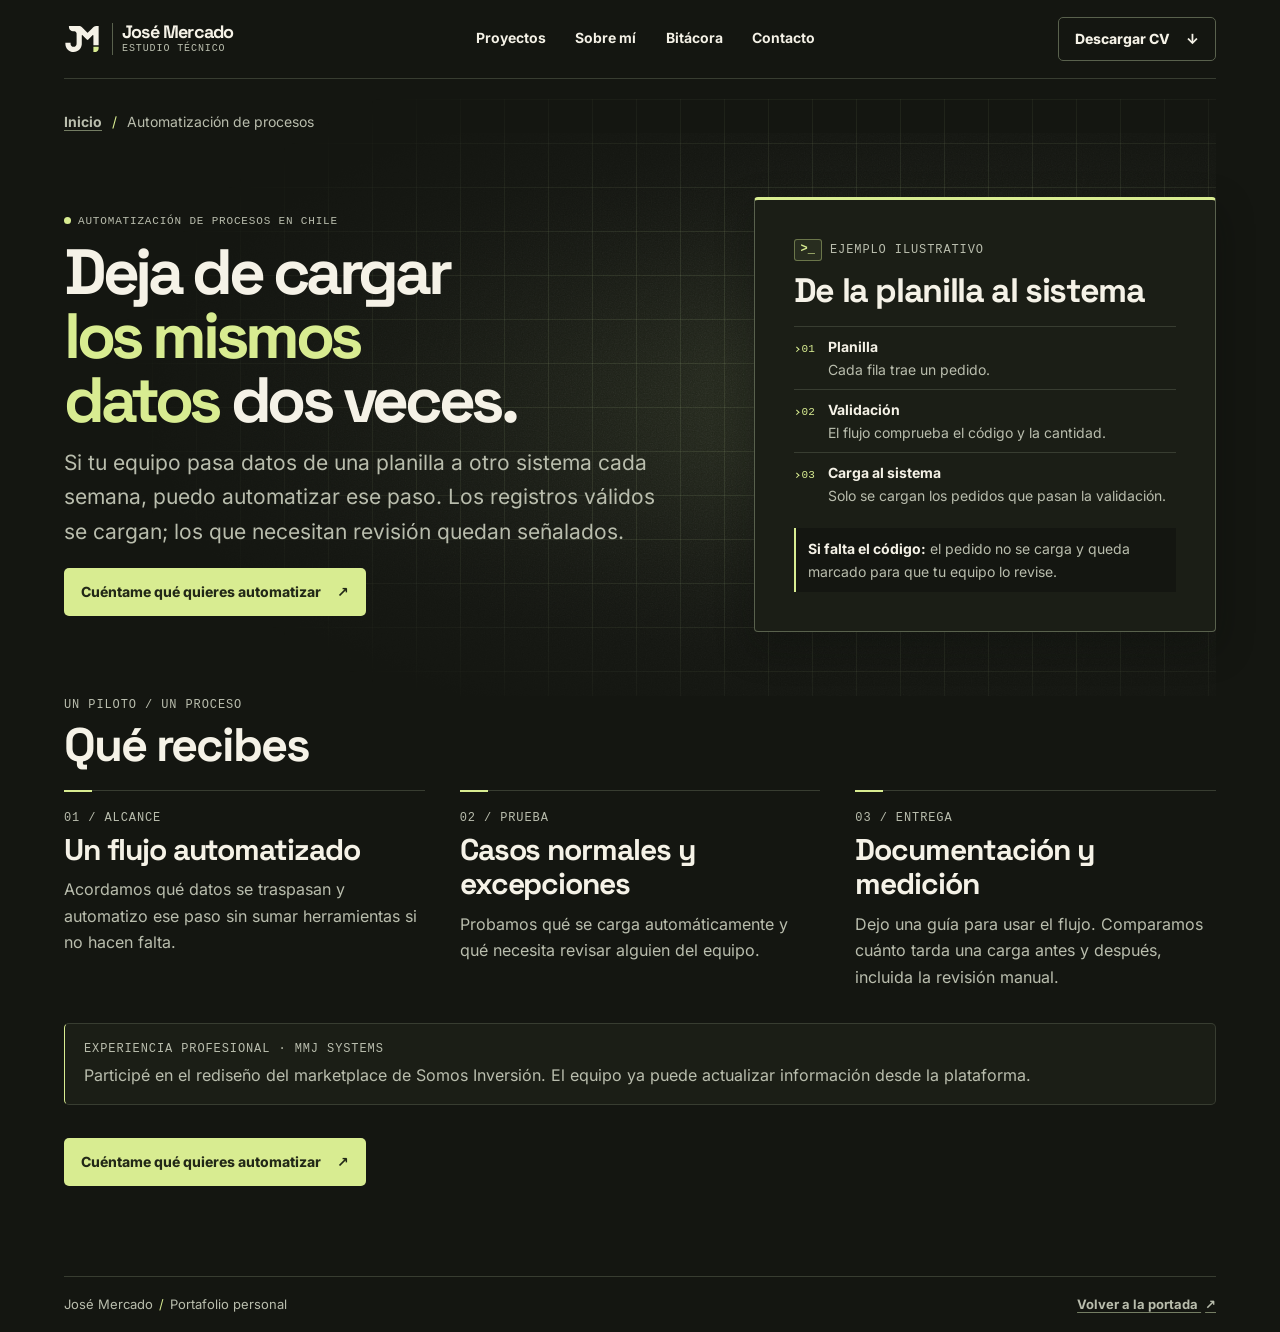
<file: automatizacion/index.html>
<!doctype html>
<html lang="es-CL">
<head>
  <meta charset="utf-8">
  <meta name="viewport" content="width=device-width, initial-scale=1">
  <meta name="theme-color" content="#141611">
  <meta name="description" content="Automatización de procesos en Chile con José Mercado. Un piloto para dejar de copiar datos de una planilla a tu sistema, con validación y revisión de excepciones.">
  <meta name="robots" content="max-image-preview:large">
  <title>Automatización de procesos en Chile | José Mercado</title>
  <link rel="canonical" href="https://josemercado.cl/automatizacion/">
  <meta property="og:type" content="website">
  <meta property="og:site_name" content="José Mercado">
  <meta property="og:locale" content="es_CL">
  <meta property="og:title" content="Automatización de procesos en Chile | José Mercado">
  <meta property="og:description" content="Automatiza la carga de datos de una planilla a tu sistema. Los registros válidos se cargan y las excepciones quedan a la vista.">
  <meta property="og:url" content="https://josemercado.cl/automatizacion/">
  <meta property="og:image" content="https://josemercado.cl/assets/social/jose-mercado.jpg">
  <meta property="og:image:width" content="1200">
  <meta property="og:image:height" content="630">
  <meta property="og:image:alt" content="Retrato de José Mercado junto a su monograma JM">
  <meta name="twitter:card" content="summary_large_image">
  <link rel="icon" type="image/svg+xml" sizes="any" href="../assets/monograma-jm.svg">
  <link rel="stylesheet" href="../assets/fonts/brand.css">
  <link rel="stylesheet" href="../assets/site.css">
  <script type="application/ld+json">
  {
    "@context": "https://schema.org",
    "@graph": [
      {
        "@type": "WebPage",
        "@id": "https://josemercado.cl/automatizacion/#pagina",
        "url": "https://josemercado.cl/automatizacion/",
        "name": "Automatización de procesos en Chile | José Mercado",
        "inLanguage": "es-CL",
        "isPartOf": {"@id": "https://josemercado.cl/#website"},
        "mainEntity": {"@id": "https://josemercado.cl/automatizacion/#servicio"},
        "breadcrumb": {"@id": "https://josemercado.cl/automatizacion/#migas"}
      },
      {
        "@type": "Service",
        "@id": "https://josemercado.cl/automatizacion/#servicio",
        "name": "Automatización de procesos",
        "serviceType": "Automatización de procesos y desarrollo de software",
        "provider": {"@type": "Person", "@id": "https://josemercado.cl/#jose-mercado", "name": "José Mercado", "url": "https://josemercado.cl/"},
        "areaServed": {"@type": "Country", "name": "Chile"}
      },
      {
        "@type": "BreadcrumbList",
        "@id": "https://josemercado.cl/automatizacion/#migas",
        "itemListElement": [
          {"@type": "ListItem", "position": 1, "name": "Inicio", "item": "https://josemercado.cl/"},
          {"@type": "ListItem", "position": 2, "name": "Automatización de procesos", "item": "https://josemercado.cl/automatizacion/"}
        ]
      }
    ]
  }
  </script>
</head>
<body>
  <a class="skip" href="#contenido">Ir al contenido</a>
  <header class="shell">
    <nav class="nav" aria-label="Navegación principal">
      <a class="brand" href="../" aria-label="José Mercado, inicio"><img class="brand-mark" src="../assets/monograma-jm.svg" width="60" height="60" alt=""><span class="brand-type">José Mercado<small>Estudio técnico</small></span></a>
      <div class="nav-links"><a href="../#proyectos">Proyectos</a><a href="../#perfil">Sobre mí</a><a href="../#bitacora">Bitácora</a><a href="../#contacto">Contacto</a></div>
      <a class="button button-outline nav-cv" href="../cv/jose-mercado.pdf" download>Descargar CV <span aria-hidden="true">↓</span></a>
    </nav>
  </header>
  <main class="shell case-page" id="contenido" tabindex="-1">
    <nav class="breadcrumbs" aria-label="Ruta de navegación">
      <a class="text-link" href="../">Inicio</a><span aria-hidden="true">/</span><span aria-current="page">Automatización de procesos</span>
    </nav>
    <header class="case-feature service-feature">
      <div>
        <p class="eyebrow case-meta"><span class="status-dot" aria-hidden="true"></span> Automatización de procesos en Chile</p>
        <h1>Deja de cargar <em>los mismos datos</em> dos veces.</h1>
        <p class="case-lead">Si tu equipo pasa datos de una planilla a otro sistema cada semana, puedo automatizar ese paso. Los registros válidos se cargan; los que necesitan revisión quedan señalados.</p>
        <div class="actions">
          <a class="button button-solid" href="../#contacto">Cuéntame qué quieres automatizar <span aria-hidden="true">↗</span></a>
        </div>
      </div>
      <figure class="service-panel" id="ejemplos">
        <figcaption>
          <span class="eyebrow"><span class="terminal-prompt" aria-hidden="true">&gt;_</span> Ejemplo ilustrativo</span>
          <strong>De la planilla al sistema</strong>
        </figcaption>
        <ol class="service-flow" role="list">
          <li><span class="flow-key" aria-hidden="true">01</span><div><strong>Planilla</strong><p>Cada fila trae un pedido.</p></div></li>
          <li><span class="flow-key" aria-hidden="true">02</span><div><strong>Validación</strong><p>El flujo comprueba el código y la cantidad.</p></div></li>
          <li><span class="flow-key" aria-hidden="true">03</span><div><strong>Carga al sistema</strong><p>Solo se cargan los pedidos que pasan la validación.</p></div></li>
        </ol>
        <p class="service-exception"><strong>Si falta el código:</strong> el pedido no se carga y queda marcado para que tu equipo lo revise.</p>
      </figure>
    </header>
    <section class="service-section" aria-labelledby="enfoque">
      <p class="eyebrow">Un piloto / Un proceso</p>
      <h2 id="enfoque">Qué recibes</h2>
      <div class="case-details">
        <section><p class="eyebrow">01 / Alcance</p><h3>Un flujo automatizado</h3><p>Acordamos qué datos se traspasan y automatizo ese paso sin sumar herramientas si no hacen falta.</p></section>
        <section><p class="eyebrow">02 / Prueba</p><h3>Casos normales y excepciones</h3><p>Probamos qué se carga automáticamente y qué necesita revisar alguien del equipo.</p></section>
        <section><p class="eyebrow">03 / Entrega</p><h3>Documentación y medición</h3><p>Dejo una guía para usar el flujo. Comparamos cuánto tarda una carga antes y después, incluida la revisión manual.</p></section>
      </div>
    </section>
    <div class="case-note">
      <p class="eyebrow">Experiencia profesional · MMJ Systems</p>
      <p>Participé en el rediseño del marketplace de Somos Inversión. El equipo ya puede actualizar información desde la plataforma.</p>
    </div>
    <a class="button button-solid" href="../#contacto">Cuéntame qué quieres automatizar <span aria-hidden="true">↗</span></a>
  </main>
  <footer class="footer shell"><span>José Mercado <span class="footer-divider" aria-hidden="true">/</span> Portafolio personal</span><a class="text-link" href="../">Volver a la portada <span aria-hidden="true">↗</span></a></footer>
</body>
</html>
</file>
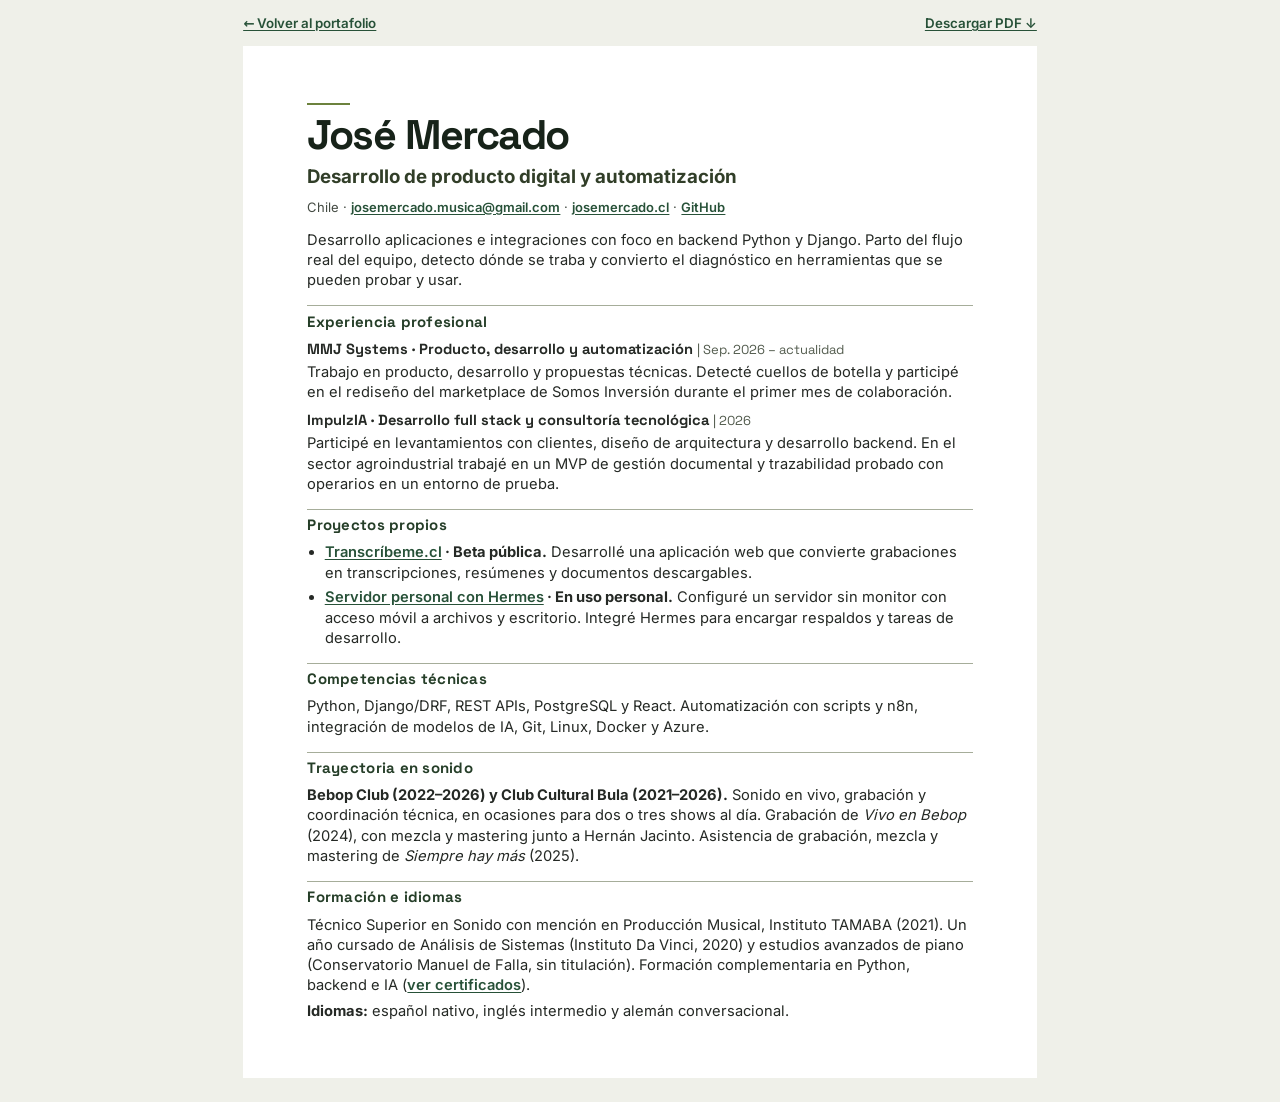
<file: cv/index.html>
<!doctype html>
<html lang="es-CL">
<head>
  <meta charset="utf-8">
  <meta name="viewport" content="width=device-width, initial-scale=1">
  <meta name="description" content="Currículum de José Mercado: experiencia en desarrollo de producto digital, Python, Django y automatización. Consulta el perfil o descarga el CV en PDF.">
  <meta name="robots" content="max-image-preview:large">
  <title>Currículum de José Mercado | Software y automatización</title>
  <link rel="canonical" href="https://josemercado.cl/cv/">
  <meta property="og:type" content="website">
  <meta property="og:site_name" content="José Mercado">
  <meta property="og:locale" content="es_CL">
  <meta property="og:title" content="Currículum de José Mercado | Software y automatización">
  <meta property="og:description" content="Experiencia profesional, proyectos propios, formación y CV descargable de José Mercado.">
  <meta property="og:url" content="https://josemercado.cl/cv/">
  <meta property="og:image" content="https://josemercado.cl/assets/social/jose-mercado.jpg">
  <meta property="og:image:width" content="1200">
  <meta property="og:image:height" content="630">
  <meta property="og:image:alt" content="Retrato de José Mercado junto a su monograma JM">
  <meta name="twitter:card" content="summary_large_image">
  <link rel="icon" type="image/svg+xml" sizes="any" href="../assets/monograma-jm.svg">
  <link rel="stylesheet" href="../assets/fonts/brand.css">
  <style>
    :root{color-scheme:light;font:11pt/1.38 var(--brand-body);color:#252925;background:#eff0e9}
    *{box-sizing:border-box}
    body{margin:0}
    .cv-nav,.cv-sheet{width:min(100% - 32px,210mm);margin-inline:auto}
    .cv-nav{display:flex;flex-wrap:wrap;justify-content:space-between;gap:8px;padding:14px 0;font-size:10pt}
    .cv-sheet{padding:15mm 17mm;background:#fff;margin-bottom:24px}
    h1,h2,h3,p,ul{margin:0}
    h1,h2,h3{font-family:var(--brand-display);font-weight:700}
    .cv-sheet header::before{content:"";display:block;width:32pt;margin-bottom:7pt;border-top:2pt solid #6c823d}
    h1{font-size:31pt;line-height:1.03;letter-spacing:-1.1pt;color:#172319}
    .headline{margin-top:5pt;font-size:14pt;font-weight:bold;color:#313e28}
    .cv-contact{margin-top:7pt;color:#444b43;font-size:9.75pt;overflow-wrap:anywhere}
    .pitch{margin-top:10pt;max-width:73ch}
    section{margin-top:11pt}
    h2{margin-bottom:5pt;padding-top:4pt;border-top:1px solid #a6ad9a;color:#253e28;font-size:11.25pt;letter-spacing:.2pt;break-after:avoid}
    h3{font-size:11pt;break-after:avoid}
    .entry{break-inside:avoid}
    .entry+.entry{margin-top:6pt}
    .entry p{margin-top:2pt}
    .date{font-size:9.75pt;color:#525b4d;font-weight:normal}
    ul{padding-left:13pt}
    li+li{margin-top:3.5pt}
    a{color:#275138;text-underline-offset:2px;font-weight:600}
    a:focus-visible{outline:2px solid #487351;outline-offset:2px}
    @media(max-width:600px){.cv-sheet{padding:25px 20px}h1{font-size:27pt}.date{display:block}}
    @page{size:A4;margin:15mm 17mm}
    @media print{
      :root,body{background:#fff}
      .cv-nav{display:none}
      .cv-sheet{width:auto;margin:0;padding:0}
      .date{display:inline}
      a{text-decoration:none}
    }
  </style>
</head>
<body>
  <nav class="cv-nav" aria-label="Currículum"><a href="../">← Volver al portafolio</a><a href="jose-mercado.pdf" download>Descargar PDF ↓</a></nav>
  <main class="cv-sheet">
    <header>
      <h1>José Mercado</h1>
      <p class="headline">Desarrollo de producto digital y automatización</p>
      <p class="cv-contact">Chile · <a href="mailto:josemercado.musica@gmail.com">josemercado.musica@gmail.com</a> · <a href="https://josemercado.cl/">josemercado.cl</a> · <a href="https://github.com/Ontos-2021">GitHub</a></p>
      <p class="pitch">Desarrollo aplicaciones e integraciones con foco en backend Python y Django. Parto del flujo real del equipo, detecto dónde se traba y convierto el diagnóstico en herramientas que se pueden probar y usar.</p>
    </header>
    <section aria-labelledby="experiencia">
      <h2 id="experiencia">Experiencia profesional</h2>
      <div class="entry">
        <h3>MMJ Systems · Producto, desarrollo y automatización <span class="date">| Sep. 2026 – actualidad</span></h3>
        <p>Trabajo en producto, desarrollo y propuestas técnicas. Detecté cuellos de botella y participé en el rediseño del marketplace de Somos Inversión durante el primer mes de colaboración.</p>
      </div>
      <div class="entry">
        <h3>ImpulzIA · Desarrollo full stack y consultoría tecnológica <span class="date">| 2026</span></h3>
        <p>Participé en levantamientos con clientes, diseño de arquitectura y desarrollo backend. En el sector agroindustrial trabajé en un MVP de gestión documental y trazabilidad probado con operarios en un entorno de prueba.</p>
      </div>
    </section>
    <section aria-labelledby="proyectos">
      <h2 id="proyectos">Proyectos propios</h2>
      <ul>
        <li><strong><a href="https://josemercado.cl/proyectos/transcribeme.html">Transcríbeme.cl</a> · Beta pública.</strong> Desarrollé una aplicación web que convierte grabaciones en transcripciones, resúmenes y documentos descargables.</li>
        <li><strong><a href="https://josemercado.cl/proyectos/servidor-hermes.html">Servidor personal con Hermes</a> · En uso personal.</strong> Configuré un servidor sin monitor con acceso móvil a archivos y escritorio. Integré Hermes para encargar respaldos y tareas de desarrollo.</li>
      </ul>
    </section>
    <section aria-labelledby="competencias">
      <h2 id="competencias">Competencias técnicas</h2>
      <p>Python, Django/DRF, REST APIs, PostgreSQL y React. Automatización con scripts y n8n, integración de modelos de IA, Git, Linux, Docker y Azure.</p>
    </section>
    <section aria-labelledby="sonido">
      <h2 id="sonido">Trayectoria en sonido</h2>
      <p><strong>Bebop Club (2022–2026) y Club Cultural Bula (2021–2026).</strong> Sonido en vivo, grabación y coordinación técnica, en ocasiones para dos o tres shows al día. Grabación de <em>Vivo en Bebop</em> (2024), con mezcla y mastering junto a Hernán Jacinto. Asistencia de grabación, mezcla y mastering de <em>Siempre hay más</em> (2025).</p>
    </section>
    <section aria-labelledby="formacion">
      <h2 id="formacion">Formación e idiomas</h2>
      <p>Técnico Superior en Sonido con mención en Producción Musical, Instituto TAMABA (2021). Un año cursado de Análisis de Sistemas (Instituto Da Vinci, 2020) y estudios avanzados de piano (Conservatorio Manuel de Falla, sin titulación). Formación complementaria en Python, backend e IA (<a href="https://josemercado.cl/#certificados">ver certificados</a>).</p>
      <p style="margin-top:4pt"><strong>Idiomas:</strong> español nativo, inglés intermedio y alemán conversacional.</p>
    </section>
  </main>
</body>
</html>
</file>
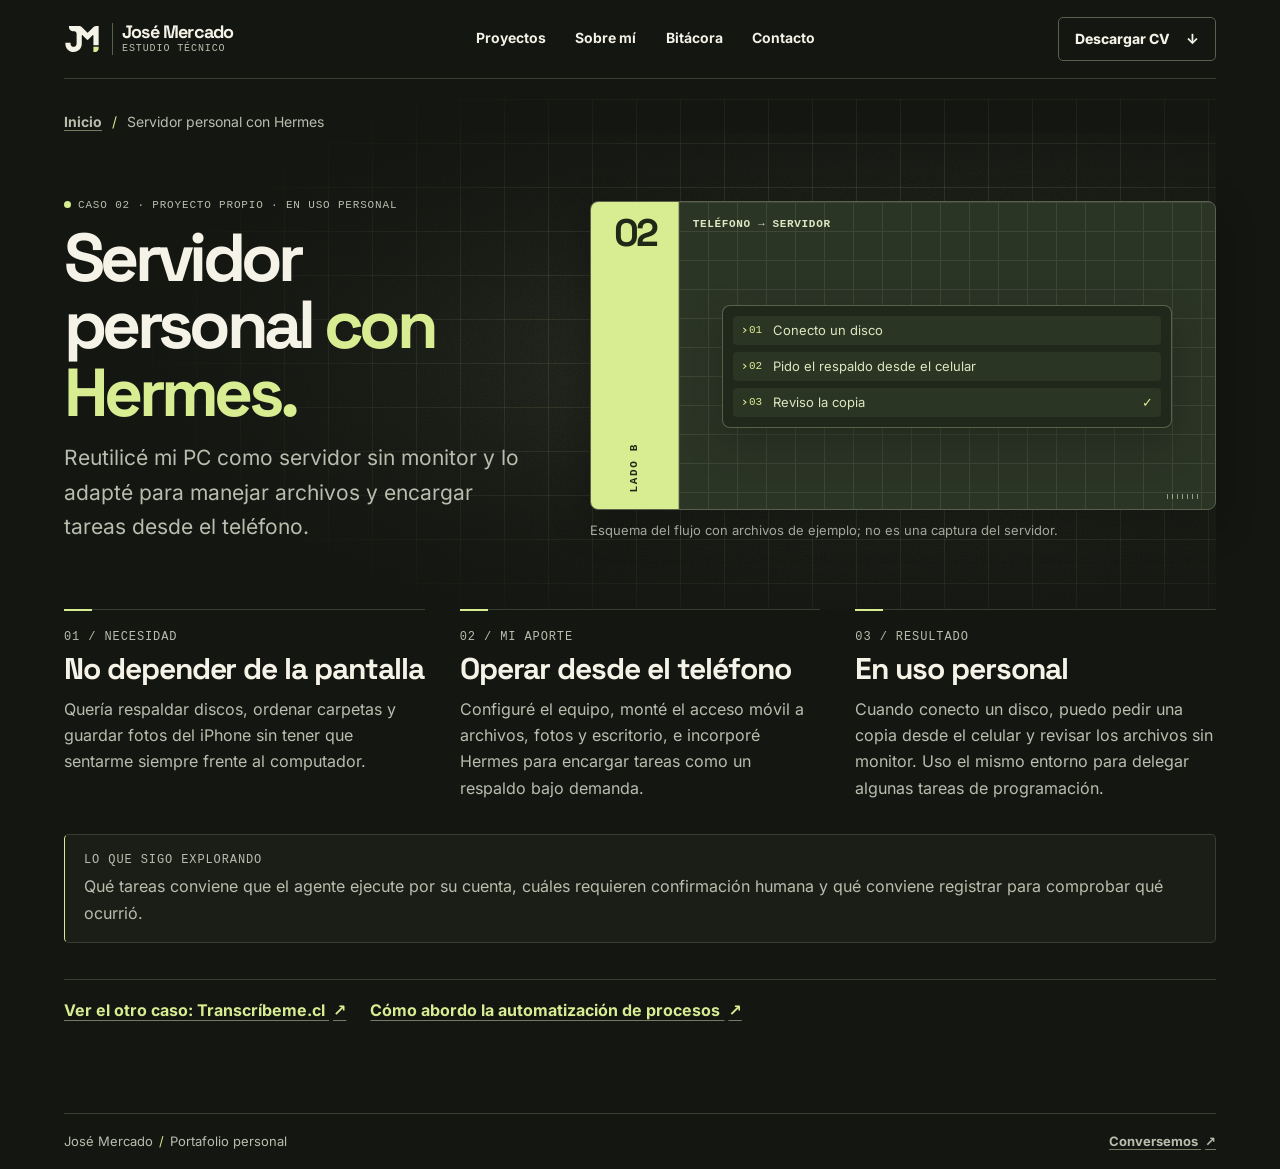
<file: proyectos/servidor-hermes.html>
<!doctype html>
<html lang="es-CL">
<head>
  <meta charset="utf-8">
  <meta name="viewport" content="width=device-width, initial-scale=1">
  <meta name="theme-color" content="#141611">
  <meta name="description" content="Cómo convertí mi PC en un servidor personal sin monitor y usé Hermes para encargar respaldos y consultar archivos desde el celular. Caso de José Mercado.">
  <meta name="robots" content="max-image-preview:large">
  <title>Servidor personal con Hermes: respaldos | José Mercado</title>
  <link rel="canonical" href="https://josemercado.cl/proyectos/servidor-hermes.html">
  <meta property="og:type" content="website">
  <meta property="og:site_name" content="José Mercado">
  <meta property="og:locale" content="es_CL">
  <meta property="og:title" content="Servidor personal con Hermes: respaldos | José Mercado">
  <meta property="og:description" content="Convertí mi PC en un servidor personal sin monitor y usé Hermes para encargar respaldos y consultar archivos desde el celular.">
  <meta property="og:url" content="https://josemercado.cl/proyectos/servidor-hermes.html">
  <meta property="og:image" content="https://josemercado.cl/assets/social/hermes.jpg">
  <meta property="og:image:width" content="1200">
  <meta property="og:image:height" content="630">
  <meta property="og:image:alt" content="Tres pasos: conectar un disco, pedir el respaldo y revisar la copia">
  <meta name="twitter:card" content="summary_large_image">
  <link rel="icon" type="image/svg+xml" sizes="any" href="../assets/monograma-jm.svg">
  <link rel="stylesheet" href="../assets/fonts/brand.css">
  <link rel="stylesheet" href="../assets/site.css">
  <script type="application/ld+json">
  {
    "@context": "https://schema.org",
    "@graph": [
      {
        "@type": "WebPage",
        "@id": "https://josemercado.cl/proyectos/servidor-hermes.html#caso",
        "url": "https://josemercado.cl/proyectos/servidor-hermes.html",
        "name": "Servidor personal con Hermes: respaldos | José Mercado",
        "inLanguage": "es-CL",
        "isPartOf": {"@id": "https://josemercado.cl/#website"},
        "author": {"@type": "Person", "@id": "https://josemercado.cl/#jose-mercado", "name": "José Mercado", "url": "https://josemercado.cl/"},
        "breadcrumb": {"@id": "https://josemercado.cl/proyectos/servidor-hermes.html#migas"}
      },
      {
        "@type": "BreadcrumbList",
        "@id": "https://josemercado.cl/proyectos/servidor-hermes.html#migas",
        "itemListElement": [
          {"@type": "ListItem", "position": 1, "name": "Inicio", "item": "https://josemercado.cl/"},
          {"@type": "ListItem", "position": 2, "name": "Servidor personal con Hermes", "item": "https://josemercado.cl/proyectos/servidor-hermes.html"}
        ]
      }
    ]
  }
  </script>
</head>
<body>
  <a class="skip" href="#contenido">Ir al contenido</a>
  <header class="shell">
    <nav class="nav" aria-label="Navegación principal">
      <a class="brand" href="../" aria-label="José Mercado, inicio"><img class="brand-mark" src="../assets/monograma-jm.svg" width="60" height="60" alt=""><span class="brand-type">José Mercado<small>Estudio técnico</small></span></a>
      <div class="nav-links"><a href="../#proyectos">Proyectos</a><a href="../#perfil">Sobre mí</a><a href="../#bitacora">Bitácora</a><a href="../#contacto">Contacto</a></div>
      <a class="button button-outline nav-cv" href="../cv/jose-mercado.pdf" download>Descargar CV <span aria-hidden="true">↓</span></a>
    </nav>
  </header>
  <main class="shell case-page" id="contenido" tabindex="-1">
    <nav class="breadcrumbs" aria-label="Ruta de navegación"><a class="text-link" href="../">Inicio</a><span aria-hidden="true">/</span><span aria-current="page">Servidor personal con Hermes</span></nav>
    <article>
      <header class="case-feature">
        <div>
          <p class="eyebrow case-meta"><span class="status-dot" aria-hidden="true"></span> Caso 02 · Proyecto propio · En uso personal</p>
          <h1>Servidor personal <em>con Hermes.</em></h1>
          <p class="case-lead">Reutilicé mi PC como servidor sin monitor y lo adapté para manejar archivos y encargar tareas desde el teléfono.</p>
        </div>
        <figure>
          <div class="case-visual case-visual-hermes">
            <div class="sleeve-spine" aria-hidden="true"><b>02</b><span>Lado B</span></div>
            <span class="visual-label" aria-hidden="true">TELÉFONO → SERVIDOR</span>
            <ol class="flow-mini" role="list" aria-label="Ejemplo de flujo de respaldo">
              <li><span class="flow-key" aria-hidden="true">01</span><span>Conecto un disco</span></li>
              <li><span class="flow-key" aria-hidden="true">02</span><span>Pido el respaldo desde el celular</span></li>
              <li><span class="flow-key" aria-hidden="true">03</span><span>Reviso la copia</span><span class="flow-check" aria-hidden="true">✓</span></li>
            </ol>
          </div>
          <figcaption>Esquema del flujo con archivos de ejemplo; no es una captura del servidor.</figcaption>
        </figure>
      </header>
      <div class="case-details">
        <section><p class="eyebrow">01 / Necesidad</p><h2>No depender de la pantalla</h2><p>Quería respaldar discos, ordenar carpetas y guardar fotos del iPhone sin tener que sentarme siempre frente al computador.</p></section>
        <section><p class="eyebrow">02 / Mi aporte</p><h2>Operar desde el teléfono</h2><p>Configuré el equipo, monté el acceso móvil a archivos, fotos y escritorio, e incorporé Hermes para encargar tareas como un respaldo bajo demanda.</p></section>
        <section><p class="eyebrow">03 / Resultado</p><h2>En uso personal</h2><p>Cuando conecto un disco, puedo pedir una copia desde el celular y revisar los archivos sin monitor. Uso el mismo entorno para delegar algunas tareas de programación.</p></section>
      </div>
      <aside class="case-note"><p class="eyebrow">Lo que sigo explorando</p><p>Qué tareas conviene que el agente ejecute por su cuenta, cuáles requieren confirmación humana y qué conviene registrar para comprobar qué ocurrió.</p></aside>
      <p class="case-next"><a class="text-link" href="transcribeme.html">Ver el otro caso: Transcríbeme.cl <span aria-hidden="true">↗</span></a> <a class="text-link" href="../automatizacion/">Cómo abordo la automatización de procesos <span aria-hidden="true">↗</span></a></p>
    </article>
  </main>
  <footer class="footer shell"><span>José Mercado <span class="footer-divider" aria-hidden="true">/</span> Portafolio personal</span><a class="text-link" href="../#contacto">Conversemos <span aria-hidden="true">↗</span></a></footer>
</body>
</html>
</file>
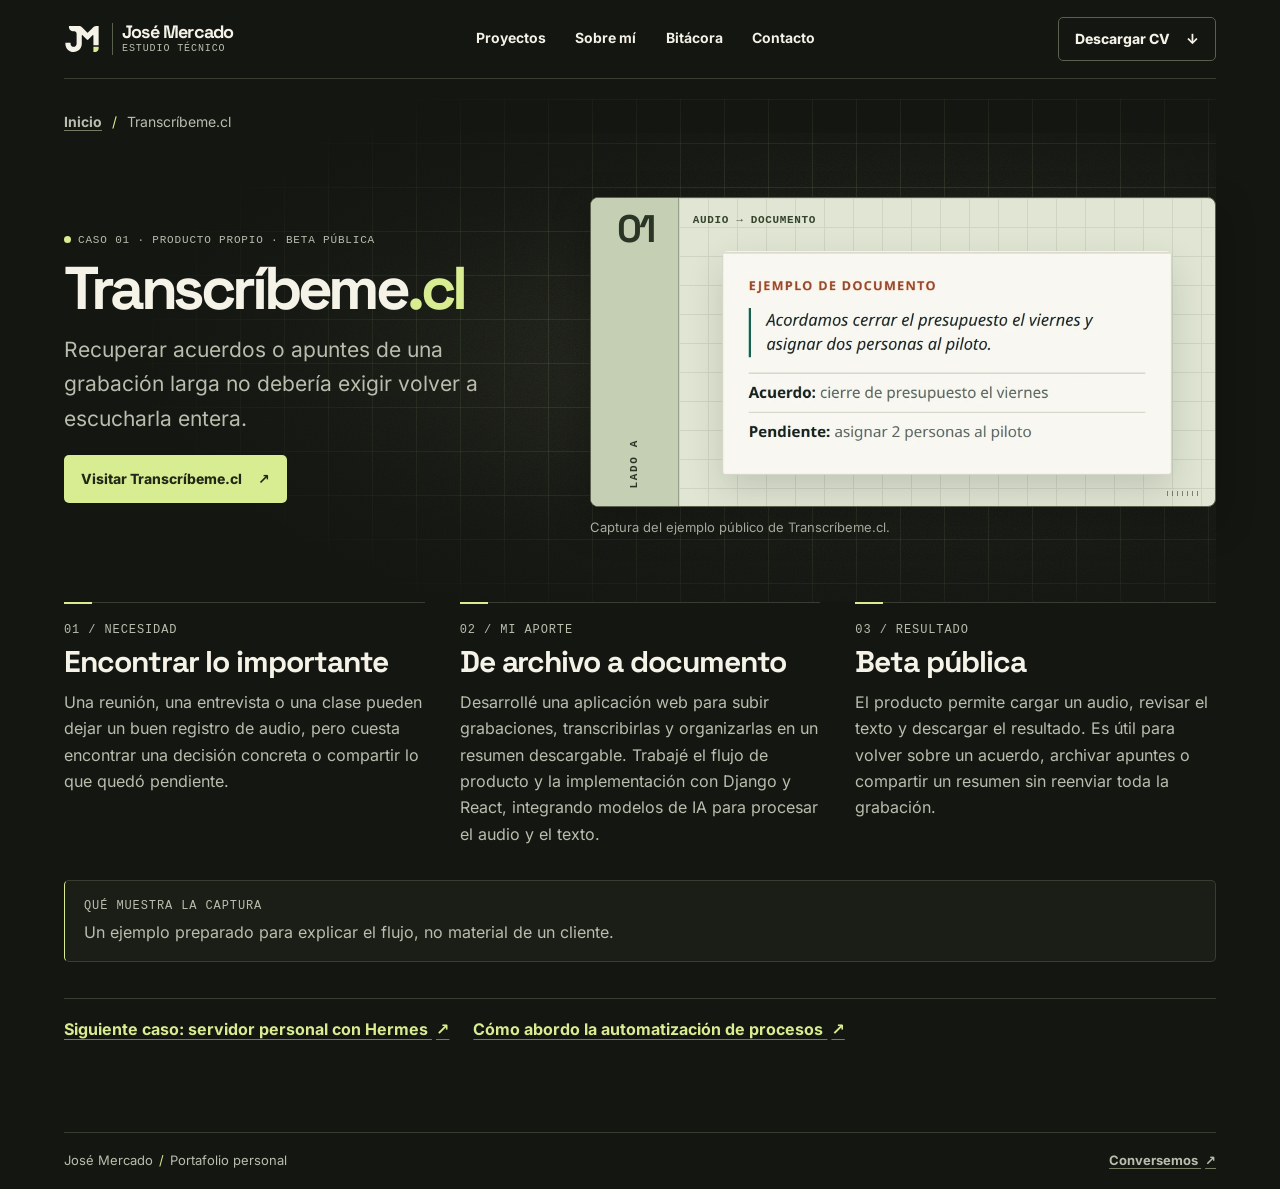
<file: proyectos/transcribeme.html>
<!doctype html>
<html lang="es-CL">
<head>
  <meta charset="utf-8">
  <meta name="viewport" content="width=device-width, initial-scale=1">
  <meta name="theme-color" content="#141611">
  <meta name="description" content="Cómo desarrollé Transcríbeme.cl para convertir audios de reuniones, entrevistas o clases en transcripciones, resúmenes y documentos que se pueden descargar.">
  <meta name="robots" content="max-image-preview:large">
  <title>Transcríbeme.cl: transcripción de audio | José Mercado</title>
  <link rel="canonical" href="https://josemercado.cl/proyectos/transcribeme.html">
  <meta property="og:type" content="website">
  <meta property="og:site_name" content="José Mercado">
  <meta property="og:locale" content="es_CL">
  <meta property="og:title" content="Transcríbeme.cl: transcripción de audio | José Mercado">
  <meta property="og:description" content="Cómo desarrollé Transcríbeme.cl para convertir grabaciones en transcripciones, resúmenes y documentos descargables.">
  <meta property="og:url" content="https://josemercado.cl/proyectos/transcribeme.html">
  <meta property="og:image" content="https://josemercado.cl/assets/social/transcribeme.jpg">
  <meta property="og:image:width" content="1200">
  <meta property="og:image:height" content="630">
  <meta property="og:image:alt" content="Un ejemplo de un documento generado por Transcríbeme.cl">
  <meta name="twitter:card" content="summary_large_image">
  <link rel="icon" type="image/svg+xml" sizes="any" href="../assets/monograma-jm.svg">
  <link rel="stylesheet" href="../assets/fonts/brand.css">
  <link rel="stylesheet" href="../assets/site.css">
  <script type="application/ld+json">
  {
    "@context": "https://schema.org",
    "@graph": [
      {
        "@type": "WebPage",
        "@id": "https://josemercado.cl/proyectos/transcribeme.html#caso",
        "url": "https://josemercado.cl/proyectos/transcribeme.html",
        "name": "Transcríbeme.cl: transcripción de audio | José Mercado",
        "inLanguage": "es-CL",
        "isPartOf": {"@id": "https://josemercado.cl/#website"},
        "about": {"@type": "WebApplication", "name": "Transcríbeme.cl", "url": "https://transcribeme.cl/"},
        "author": {"@type": "Person", "@id": "https://josemercado.cl/#jose-mercado", "name": "José Mercado", "url": "https://josemercado.cl/"},
        "breadcrumb": {"@id": "https://josemercado.cl/proyectos/transcribeme.html#migas"}
      },
      {
        "@type": "BreadcrumbList",
        "@id": "https://josemercado.cl/proyectos/transcribeme.html#migas",
        "itemListElement": [
          {"@type": "ListItem", "position": 1, "name": "Inicio", "item": "https://josemercado.cl/"},
          {"@type": "ListItem", "position": 2, "name": "Transcríbeme.cl", "item": "https://josemercado.cl/proyectos/transcribeme.html"}
        ]
      }
    ]
  }
  </script>
</head>
<body>
  <a class="skip" href="#contenido">Ir al contenido</a>
  <header class="shell">
    <nav class="nav" aria-label="Navegación principal">
      <a class="brand" href="../" aria-label="José Mercado, inicio"><img class="brand-mark" src="../assets/monograma-jm.svg" width="60" height="60" alt=""><span class="brand-type">José Mercado<small>Estudio técnico</small></span></a>
      <div class="nav-links"><a href="../#proyectos">Proyectos</a><a href="../#perfil">Sobre mí</a><a href="../#bitacora">Bitácora</a><a href="../#contacto">Contacto</a></div>
      <a class="button button-outline nav-cv" href="../cv/jose-mercado.pdf" download>Descargar CV <span aria-hidden="true">↓</span></a>
    </nav>
  </header>
  <main class="shell case-page" id="contenido" tabindex="-1">
    <nav class="breadcrumbs" aria-label="Ruta de navegación"><a class="text-link" href="../">Inicio</a><span aria-hidden="true">/</span><span aria-current="page">Transcríbeme.cl</span></nav>
    <article>
      <header class="case-feature">
        <div class="case-heading">
          <p class="eyebrow case-meta"><span class="status-dot" aria-hidden="true"></span> Caso 01 · Producto propio · Beta pública</p>
          <h1 class="case-domain">Transcríbeme<em>.cl</em></h1>
          <p class="case-lead">Recuperar acuerdos o apuntes de una grabación larga no debería exigir volver a escucharla entera.</p>
          <div class="actions"><a class="button button-solid" href="https://transcribeme.cl/">Visitar Transcríbeme.cl <span aria-hidden="true">↗</span></a></div>
        </div>
        <figure>
          <div class="case-visual case-visual-transcript">
            <div class="sleeve-spine" aria-hidden="true"><b>01</b><span>Lado A</span></div>
            <span class="visual-label" aria-hidden="true">AUDIO → DOCUMENTO</span>
            <img class="transcript-sample" src="../assets/media/transcribeme-ejemplo.webp" width="710" height="354" alt="Ejemplo de documento de Transcríbeme. Acuerdo: cerrar el presupuesto el viernes. Pendiente: asignar dos personas al piloto.">
          </div>
          <figcaption>Captura del ejemplo público de Transcríbeme.cl.</figcaption>
        </figure>
      </header>
      <div class="case-details">
        <section><p class="eyebrow">01 / Necesidad</p><h2>Encontrar lo importante</h2><p>Una reunión, una entrevista o una clase pueden dejar un buen registro de audio, pero cuesta encontrar una decisión concreta o compartir lo que quedó pendiente.</p></section>
        <section><p class="eyebrow">02 / Mi aporte</p><h2>De archivo a documento</h2><p>Desarrollé una aplicación web para subir grabaciones, transcribirlas y organizarlas en un resumen descargable. Trabajé el flujo de producto y la implementación con Django y React, integrando modelos de IA para procesar el audio y el texto.</p></section>
        <section><p class="eyebrow">03 / Resultado</p><h2>Beta pública</h2><p>El producto permite cargar un audio, revisar el texto y descargar el resultado. Es útil para volver sobre un acuerdo, archivar apuntes o compartir un resumen sin reenviar toda la grabación.</p></section>
      </div>
      <aside class="case-note"><p class="eyebrow">Qué muestra la captura</p><p>Un ejemplo preparado para explicar el flujo, no material de un cliente.</p></aside>
      <p class="case-next"><a class="text-link" href="servidor-hermes.html">Siguiente caso: servidor personal con Hermes <span aria-hidden="true">↗</span></a> <a class="text-link" href="../automatizacion/">Cómo abordo la automatización de procesos <span aria-hidden="true">↗</span></a></p>
    </article>
  </main>
  <footer class="footer shell"><span>José Mercado <span class="footer-divider" aria-hidden="true">/</span> Portafolio personal</span><a class="text-link" href="../#contacto">Conversemos <span aria-hidden="true">↗</span></a></footer>
</body>
</html>
</file>
<file: assets/fonts/brand.css>
@font-face {
  font-family: "Space Grotesk";
  src: url("space-grotesk-latin.woff2") format("woff2");
  font-style: normal;
  font-weight: 300 700;
  font-display: swap;
}

@font-face {
  font-family: Inter;
  src: url("inter-latin.woff2") format("woff2");
  font-style: normal;
  font-weight: 400 800;
  font-display: swap;
}

:root {
  --brand-display: "Space Grotesk", system-ui, sans-serif;
  --brand-body: Inter, system-ui, sans-serif;
  --brand-mono: "SFMono-Regular", Consolas, "Liberation Mono", monospace;
}
</file>
<file: assets/site.css>
:root {
  --bg: #141611;
  --panel: #1b1e16;
  --text: #f5f2e7;
  --muted: #b9bdad;
  --line: #383d31;
  --line-control: #59614d;
  --accent: #d8ec91;
  --accent-ink: #222817;
  --record: #ed8872;
  --paper: #edebdc;
  --paper-ink: #272b20;
  --paper-muted: #515747;
  --paper-line: #c9cbbb;
  --gutter: clamp(21px, 5vw, 72px);
  --wide: 1264px;
  --inset: clamp(130px, 15vw, 214px);
  --radius-control: 5px;
  --radius-surface: 8px;
  --radius-inset: 4px;
  --shadow-surface: 0 14px 36px #080a075c;
  --grain: url("media/grano.svg");
  --cable-route: url("media/ruta-senal.svg");
  --scan-lines: repeating-linear-gradient(180deg, #d8ec9112 0 1px, transparent 1px 5px);
  --work-grid:
    linear-gradient(#b5cb9030 1px, transparent 1px),
    linear-gradient(90deg, #b5cb9030 1px, transparent 1px);
  --mono: var(--brand-mono);
  color-scheme: dark;
  scroll-behavior: smooth;
  font-family: var(--brand-body);
  color: var(--text);
  background: var(--bg);
}

*, *::before, *::after { box-sizing: border-box; }
body { margin: 0; line-height: 1.65; }
img, video { display: block; max-width: 100%; }
a { color: inherit; text-decoration: none; }
button { color: inherit; font: inherit; cursor: pointer; }
h1, h2, h3, h4, p, figure { margin: 0; }
h1, h2, h3, h4 { font-family: var(--brand-display); font-weight: 700; line-height: 1.15; }
.journey h2 em, .section h2 em, .case-feature h1 em {
  color: var(--heading-accent, var(--accent));
  font: inherit;
}
:focus-visible { outline: 2px solid var(--accent); outline-offset: 5px; }
::selection { color: var(--accent-ink); background: var(--accent); }
[hidden] { display: none !important; }
[id] { scroll-margin-block-start: 24px; }
main:focus { outline: none; }
.sr-only {
  position: absolute;
  width: 1px;
  height: 1px;
  padding: 0;
  margin: -1px;
  clip-path: inset(50%);
  overflow: hidden;
  white-space: nowrap;
}

.shell { width: min(var(--wide), calc(100% - var(--gutter) - var(--gutter))); margin-inline: auto; }
.skip {
  position: fixed;
  z-index: 10;
  inset: 12px auto auto 12px;
  padding: 8px 16px;
  transform: translateY(-150%);
  color: var(--accent-ink);
  background: var(--accent);
  font-weight: 750;
}
.skip:focus { transform: translateY(0); }
.nav {
  display: grid;
  grid-template-columns: auto minmax(0, 1fr) auto;
  align-items: center;
  gap: 24px;
  min-height: 79px;
  border-bottom: 1px solid var(--line);
}
.brand {
  width: max-content;
  min-width: 44px;
  min-height: 44px;
  display: inline-flex;
  align-items: center;
  margin-inline-start: -12px;
}
.brand-mark { width: 60px; height: 60px; }
.brand-type { display: grid; gap: 3px; padding-inline-start: 9px; border-inline-start: 1px solid var(--line-control); font: 700 18px/.98 var(--brand-display); letter-spacing: -.045em; }
.brand-type small { font: 500 10px/1.2 var(--mono); letter-spacing: .09em; color: var(--muted); text-transform: uppercase; }
.nav-links { display: flex; justify-self: center; align-items: center; gap: clamp(15px, 2.3vw, 33px); font-size: 14px; font-weight: 680; }
.nav-links a { display: inline-flex; align-items: center; min-height: 44px; border-block-end: 2px solid transparent; }
.nav-links a:is(:hover, :focus-visible) { border-block-end-color: var(--accent); }
.nav-links a:hover, .text-link:hover { color: var(--accent); }
.nav-cv { justify-self: end; white-space: nowrap; }
.button {
  min-height: 48px;
  display: inline-flex;
  align-items: center;
  justify-content: space-between;
  gap: 16px;
  padding: 9px 16px;
  border: 1px solid transparent;
  border-radius: var(--radius-control);
  font-size: 14px;
  font-weight: 760;
  line-height: 1.3;
}
.button span { flex: none; }
.button-solid { color: var(--accent-ink); background: var(--accent); }
.button-solid:hover { background: #e7f3ba; }
.button-outline { border-color: var(--line-control); }
.button-outline:hover { border-color: var(--accent); color: var(--accent); }
.nav .button { min-height: 44px; }
.actions { display: flex; flex-wrap: wrap; gap: 11px; }
.eyebrow {
  font: 500 12px/1.5 var(--mono);
  color: var(--muted);
  text-transform: uppercase;
  letter-spacing: .075em;
}
.signal-dot, .status-dot, .record-dot {
  display: inline-block;
  width: 7px;
  height: 7px;
  flex: 0 0 7px;
  border-radius: 50%;
  background: var(--accent);
}
.record-dot { background: var(--record); }

.hero {
  display: grid;
  grid-template-columns: minmax(0, .94fr) minmax(0, 1.06fr);
  gap: 22px clamp(32px, 4.3vw, 64px);
  align-items: start;
  padding-block: clamp(46px, 4.9vw, 76px) 49px;
}
.hero-copy { grid-area: 1 / 1; min-width: 0; container-type: inline-size; }
.hero-copy .actions { align-items: center; gap: 3px 17px; margin-top: 22px; }
.hero-copy .actions .text-link { display: inline-flex; align-items: center; min-height: 44px; font-size: 14px; }
.hero-notes { grid-area: 2 / 1; padding-inline-start: 15px; border-inline-start: 2px solid var(--line-control); }
.hero-index { display: flex; align-items: center; gap: 10px; margin-bottom: 26px; }
.hero-index::after { content: ""; width: 32px; height: 1px; background: var(--line-control); }
@container (max-width: 325px) {
  .hero-index { gap: 7px; white-space: nowrap; }
  .hero-index::after { display: none; }
}
.terminal-prompt {
  flex: none;
  padding: 3px 6px;
  border: 1px solid #d8ec9161;
  border-radius: 3px;
  background: #d8ec9113;
  color: var(--accent);
  font: 700 12px/1.15 var(--mono);
  letter-spacing: 0;
}
.index-divider { color: #7e846d; }
.hero h1 {
  font-size: clamp(60px, 9.6vw, 144px);
  font-size: clamp(46px, 24.7cqi, 146px);
  letter-spacing: -.078em;
  line-height: .86;
  margin-inline-start: -.026em;
}
.hero-surname { display: block; }
.name-signal { display: inline-block; width: .13em; height: .13em; overflow: hidden; margin-left: .04em; vertical-align: baseline; border-radius: 0 0 .072em 0; background: var(--accent); color: transparent; }
.hero-role { max-width: 27ch; margin-top: 27px; font-weight: 660; font-size: clamp(20px, 1.9vw, 28px); line-height: 1.27; letter-spacing: -.035em; text-wrap: balance; }
.hero-intro { max-width: 43ch; color: var(--muted); font-size: clamp(15px, 1.2vw, 17px); }
.hero-utilities { display: flex; flex-wrap: wrap; align-items: center; gap: 0 17px; margin-top: 2px; }
.hero-utilities .text-link { display: inline-flex; align-items: center; min-height: 44px; color: var(--muted); font-size: 13px; }
.hero-utilities .text-link:hover { color: var(--accent); }
.depth-section { position: relative; isolation: isolate; }
.depth-field { position: absolute; inset: 0; z-index: -1; overflow: hidden; pointer-events: none; }
.depth-field::before, .depth-field::after { content: ""; position: absolute; inset: -132px 0; }
html[data-motion="on"] .depth-field::before {
  transform: translate3d(0, calc(var(--depth-phase, 0) * var(--depth-far, 106px)), 0);
}
html[data-motion="on"] .depth-field::after {
  transform: translate3d(0, calc(var(--depth-phase, 0) * var(--depth-near, -84px)), 0);
}
.depth-stage {
  --depth-far: 156px;
  --depth-near: -80px;
  background:
    radial-gradient(ellipse at 87% 14%, #333125 0%, transparent 50%),
    radial-gradient(ellipse at 10% 25%, #20281a 0%, transparent 55%),
    var(--bg);
}
.depth-stage .depth-field::before {
  inset: -162px 0 auto 34%;
  height: clamp(610px, 67vw, 960px);
  background: url("media/sala-jazz-parallax.webp") center 42% / cover no-repeat;
  mask-image: radial-gradient(ellipse 82% 81% at 80% 22%, #000 29%, transparent 87%);
  opacity: .3;
}
.depth-stage .depth-field::after {
  background:
    radial-gradient(ellipse at 8% 32%, #14161166 0%, transparent 53%),
    var(--cable-route) right 3vw top 178px / min(1010px, 84%) auto no-repeat,
    var(--scan-lines) left top 122px / 55% 455px no-repeat,
    linear-gradient(transparent 16%, #1416117a 49%, var(--bg) 87%),
    var(--grain);
  mask-image: linear-gradient(90deg, transparent 2%, #0002 29%, #000 72%);
  opacity: .58;
}
.depth-stage .discipline-strip { background: #141611a8; }

.depth-work {
  --depth-far: 124px;
  --depth-near: -96px;
  background: radial-gradient(ellipse at 85% 22%, #303b25 0%, transparent 71%), #181d15;
}
.depth-work .depth-field::before, .case-feature::before {
  background: var(--work-grid);
  background-size: 44px 44px;
}
.depth-work .depth-field::before {
  mask-image: radial-gradient(ellipse 74% 62% at 77% 42%, #000 19%, transparent 100%);
}
.depth-work .depth-field::after {
  background:
    repeating-linear-gradient(90deg, #d8ec914f 0 1px, transparent 1px 13px) right 9% top 25% / min(23vw, 290px) 9px no-repeat,
    radial-gradient(ellipse at 1% 77%, #89a07125 0%, transparent 52%),
    var(--grain);
  opacity: .55;
}
.depth-work .case-card { box-shadow: var(--shadow-surface); }
.depth-work .gallery-card { background: #1b2018f5; }

.depth-sound {
  border-top: 1px solid #393427;
  background: radial-gradient(ellipse at 24% 36%, #392b20 0%, transparent 66%), #1a1914;
}
.depth-sound .depth-field::before {
  background: repeating-radial-gradient(circle closest-side at 86% 36%, #dbbb8e24 0 1px, transparent 1px 11px);
  mask-image: radial-gradient(ellipse 67% 67% at 88% 40%, #000 5%, transparent 100%);
}
.depth-sound .depth-field::after {
  background:
    radial-gradient(ellipse at 56% 104%, #141611 31%, transparent 68%),
    var(--cable-route) right -6vw top 20% / min(800px, 83%) auto no-repeat,
    var(--grain);
  opacity: .60;
}
.depth-sound .profile-portrait img {
  border: 1px solid #a4916b66;
  box-shadow: var(--shadow-surface);
}

.film { grid-area: 1 / 2 / span 2; min-width: 0; container-type: inline-size; }
.signal-console {
  padding: 0 clamp(10px, 2.4cqi, 17px) clamp(10px, 2.4cqi, 17px);
  border: 1px solid #626a54;
  border-radius: 10px;
  background: linear-gradient(150deg, #2f3628 0%, #20251c 47%, #1a1e16 99%);
  box-shadow: inset 0 1px 0 #ced6b52b, 0 3px 0 #10130d, 0 20px 42px #090b0780;
}
.console-header { display: flex; align-items: center; justify-content: space-between; gap: 9px; min-height: clamp(39px, 8cqi, 52px); }
.console-label { display: inline-flex; align-items: center; gap: 9px; font: 700 clamp(15px, 3cqi, 20px)/1.2 var(--brand-display); letter-spacing: -.035em; }
.console-label::before {
  content: "";
  width: 14px;
  height: 14px;
  background: repeating-linear-gradient(90deg, var(--accent) 0 2px, transparent 2px 5px);
  clip-path: polygon(0 60%, 100% 0, 100% 100%, 0 100%);
}
.console-folio { color: var(--muted); font: 500 clamp(9px, 1.7cqi, 11px)/1.2 var(--mono); letter-spacing: .065em; text-transform: uppercase; }
.console-folio span { margin-inline: 3px; }
.console-folio b { color: var(--text); font-weight: 600; }
.patch-field { height: clamp(20px, 4.8cqi, 30px); }
.patch-field svg { display: block; width: 100%; height: 100%; }
.patch-traces { stroke: #646e54; stroke-width: 1; }
.patch-selected { stroke: var(--accent); stroke-width: 2; }
.patch-selected use { display: none; }
.signal-console[data-channel="0"] .patch-selected use:nth-child(1),
.signal-console[data-channel="1"] .patch-selected use:nth-child(2),
.signal-console[data-channel="2"] .patch-selected use:nth-child(3) { display: inline; }
.console-channels { display: grid; grid-template-columns: repeat(3, minmax(0, 1fr)); gap: 4px; }
.console-channel {
  min-width: 0; min-height: 44px;
  display: flex; align-items: center; justify-content: center; gap: clamp(4px, 1.45cqi, 10px);
  padding: 4px; border: 1px solid #515a46; border-radius: 3px;
  color: var(--text); background: #242a20;
  font: 650 clamp(12px, 2.35cqi, 16px)/1.2 var(--brand-body);
}
.console-channel b { font: 500 clamp(10px, 1.8cqi, 12px)/1 var(--mono); }
.console-port { width: 8px; height: 8px; flex: 0 0 8px; border: 1px solid currentColor; border-radius: 50%; }
.console-channel[aria-pressed="true"], .console-channel:first-child:not(button) { border-color: var(--accent); background: var(--accent); color: var(--accent-ink); }
.console-channel[aria-pressed="true"] .console-port, .console-channel:first-child:not(button) .console-port { background: currentColor; }
.console-channel:hover { border-color: var(--accent); box-shadow: inset 0 -2px var(--accent); }
.console-channel:focus-visible { position: relative; z-index: 1; outline: 2px solid var(--text); outline-offset: 2px; }
html[data-motion="on"] .patch-selected use { stroke-dasharray: 1; animation: conectar-pista .3s ease-out both; }
@keyframes conectar-pista {
  from { stroke-dashoffset: 1; }
  to { stroke-dashoffset: 0; }
}
.film-frame {
  position: relative;
  aspect-ratio: 16 / 9.2;
  isolation: isolate;
  overflow: hidden;
  border: 1px solid #50523f;
  border-radius: var(--radius-inset);
  background: radial-gradient(ellipse at 42% 58%, #493c29 0%, #25281e 50%, #151611 100%);
}
.film-frame::after {
  content: "";
  position: absolute;
  inset: 8px;
  z-index: 2;
  border: 1px solid currentColor;
  border-radius: var(--radius-inset);
  color: var(--text);
  opacity: .18;
  pointer-events: none;
}
.film-backplate { display: none; position: absolute; inset: -10% 0; width: 100%; height: 120%; object-fit: cover; }
.film-window { position: absolute; inset: 0; overflow: hidden; }
.film-scene { position: absolute; inset: 0; visibility: hidden; opacity: 0; }
.film-frame[data-scene="0"] .film-room,
.film-frame[data-scene="1"] .film-transcript,
.film-frame[data-scene="2"] .film-hermes { visibility: visible; opacity: 1; }
.film-poster, .film-video { position: absolute; inset: 0; width: 100%; height: 100%; object-fit: cover; }
.film-poster { z-index: 1; }
.film-frame[data-video-ready] .film-poster { visibility: hidden; }
.film-slate {
  position: absolute; z-index: 2; inset: 0;
  display: flex; flex-direction: column; justify-content: end; align-items: start;
  padding: clamp(14px, 4.5cqi, 32px);
  background: linear-gradient(12deg, #0d100ce8, #10110c41 46%, transparent 66%);
}
.film-slate span { color: #f3eddd; font: 550 clamp(9px, 1.65cqi, 11px)/1.3 var(--mono); text-transform: uppercase; letter-spacing: .12em; }
.film-slate b { font: 700 clamp(30px, 9.2cqi, 64px)/1 var(--brand-display); letter-spacing: -.065em; }
.film-slate i { color: var(--record); font-style: normal; }
html[data-motion="on"] .film-slate { transition: opacity .2s ease-out; }
.film-frame[data-video-ready][data-scrubbing] .film-slate { opacity: 0; }
html[data-motion="on"] .film-backplate[src] { display: block; transform: translate3d(0, var(--parallax-back, 0px), 0); }
html[data-motion="on"] .film-window {
  inset: 4% 3.1%;
  transform: translate3d(0, var(--parallax-front, 0px), 0);
  border: 1px solid #fff4d54d;
  border-radius: 2px;
  box-shadow: var(--shadow-surface);
}
html[data-motion="on"] .film-scene { transition: opacity 220ms ease, visibility 220ms; }
.film-transcript, .film-hermes {
  display: grid;
  grid-template-rows: auto minmax(0, 1fr);
  align-items: center;
  justify-items: center;
  gap: 10px;
  padding: 15px min(7%, 32px);
  background: #20251a;
}
.film-transcript { background: #e1e6d4; }
.monitor-label { display: flex; align-items: center; gap: 9px; width: 100%; color: var(--accent); }
.monitor-label b { padding: 1px 4px; border: 1px solid currentColor; border-radius: 2px; font-weight: 550; }
.monitor-label::after { content: ""; flex: 1; border-top: 1px solid currentColor; opacity: .35; }
.film-transcript .monitor-label { color: #34432c; }
.film-transcript img { width: min(97%, 410px); max-height: 100%; object-fit: contain; height: auto; border-radius: 3px; }
.film-hermes .flow-mini { width: min(100%, 410px); }
@container (max-width: 420px) {
  .film-hermes, .film-transcript { padding: 6px 8px; gap: 4px; }
  .film-hermes .eyebrow, .film-transcript .eyebrow { font-size: 10px; line-height: 1.2; }
  .film-hermes .flow-mini { padding: 4px; gap: 3px; font-size: 11px; }
  .film-hermes .flow-mini > li { grid-template-columns: 22px 1fr auto; gap: 4px; padding: 3px 5px; }
}
.film-caption {
  display: grid;
  grid-template-columns: minmax(0, 1fr) auto;
  align-items: center;
  gap: 8px 12px;
  padding: 14px 1px 0;
  color: var(--muted);
  font-size: 13px;
}
.film-caption strong { color: var(--text); font: 700 18px/1.2 var(--brand-display); letter-spacing: -.03em; }
.film-note { display: block; margin-top: 1px; }
.film-caption .text-link { display: inline-flex; align-items: center; min-height: 44px; color: var(--text); }
.film-progress { display: none; }
html[data-motion="on"] .film-progress { display: block; grid-column: 1 / -1; height: 2px; background: var(--line); }
.film-progress > span { display: block; height: 100%; background: var(--accent); transform: scaleX(0); transform-origin: left; }
.motion-button {
  display: inline-flex;
  align-items: center;
  gap: 5px;
  min-height: 44px;
  padding: 0 4px;
  background: transparent;
  border: 0;
  color: var(--muted);
  font-size: 12px;
  font-weight: 680;
}
.motion-button:hover, .motion-button[aria-pressed="true"] { color: var(--accent); }
.motion-button svg { width: 16px; height: 16px; }
html[data-motion="off"] { scroll-behavior: auto; }

.journey { grid-area: 3 / 1 / auto / -1; min-width: 0; margin-top: clamp(18px, 3vw, 45px); }
html[data-motion="on"] #recorrido { scroll-margin-block-start: clamp(130px, 43vh, 430px); }
.journey-heading { margin-bottom: 23px; }
.journey h2 { font-size: clamp(31px, 4vw, 59px); letter-spacing: -.057em; }
.journey-hint { display: none; }
html[data-motion="on"] .journey-hint { display: block; margin-top: 7px; color: var(--muted); font-size: 13px; }
.journey-hint span { color: var(--accent); }
.journey-chapters { display: grid; grid-template-columns: repeat(3, minmax(0, 1fr)); gap: 20px; list-style: none; margin: 0; padding: 0; }
.journey-chapter { position: relative; min-width: 0; border-top: 1px solid var(--line); padding-block: 19px 12px; }
.journey-chapter .eyebrow span, .journey-exit { color: var(--accent); }
.journey-chapter h3 { margin-block: 8px; font-size: clamp(21px, 2.4vw, 33px); letter-spacing: -.042em; }
.journey-chapter > p:not(.eyebrow) { color: var(--muted); }
.journey-chapter .text-link, .journey-exit { margin-top: 11px; font-size: 14px; }
.chapter-still { margin-top: 13px; }
.chapter-still img { width: 100%; height: auto; border: 1px solid var(--line); border-radius: 6px; }
.chapter-flow { padding: 10px 12px; border: 1px solid var(--line); border-radius: 6px; background: var(--panel); font: 13px/1.55 var(--mono); }
.chapter-flow span { color: var(--accent); }

@media (min-width: 881px) and (min-height: 660px) {
  html[data-motion="on"] .film { grid-row: 1 / span 3; position: sticky; align-self: start; top: clamp(20px, 8vh, 88px); }
  html[data-motion="on"] .journey { grid-column: 1; }
  html[data-motion="on"] .journey-chapters { grid-template-columns: 1fr; gap: 0; }
  html[data-motion="on"] .journey-chapter { min-height: 210px; padding: 24px 0 28px 17px; border-left: 1px solid var(--line); scroll-margin-block-start: 44vh; }
  html[data-motion="on"] .journey-chapter[data-current] { border-left-color: var(--accent); }
  html[data-motion="on"] .chapter-still { position: absolute; width: 1px; height: 1px; padding: 0; margin: -1px; clip-path: inset(50%); overflow: hidden; }
}

.discipline-strip {
  display: grid;
  grid-template-columns: repeat(3, minmax(0, 1fr));
  margin: 0;
  padding: 0;
  list-style: none;
  border-block: 1px solid var(--line);
  font-weight: 650;
  font-size: 13px;
  color: var(--muted);
}
.discipline-strip li { padding-block: 15px; }
.discipline-strip li + li { border-left: 1px solid var(--line); padding-inline-start: clamp(10px, 2.5vw, 34px); }
.discipline-strip span { font: 12px var(--mono); color: var(--accent); margin-inline-end: 9px; }

.section { padding-block: clamp(58px, 7vw, 101px); }
.section + .section { border-top: 1px solid var(--line); }
.section-heading { display: grid; grid-template-columns: var(--inset) minmax(0, 1fr); margin-bottom: clamp(27px, 3.25vw, 46px); }
.section-index { display: flex; align-items: baseline; gap: .5em; align-self: start; padding-top: 8px; }
.section-index > span { padding: 2px 5px; border: 1px solid var(--line-control); border-radius: 2px; color: var(--accent); font-variant-numeric: tabular-nums; }
.section h2 { font-size: clamp(34px, 5vw, 68px); letter-spacing: -.065em; }
.section h2 em { letter-spacing: -.05em; }
.section-heading p:not(.section-index) { margin-top: 10px; color: var(--muted); max-width: 58ch; }
.section-inset { margin-inline-start: var(--inset); }
.project-grid { display: grid; grid-template-columns: repeat(2, minmax(0, 1fr)); gap: clamp(15px, 2.2vw, 29px); }
.case-card {
  display: flex;
  min-width: 0;
  flex-direction: column;
  position: relative;
  border: 1px solid var(--line);
  border-radius: var(--radius-surface);
  background: var(--panel);
}
.case-card:hover, .case-card:focus-within { border-color: var(--accent); }
.case-visual {
  --spine: clamp(45px, 14%, 94px);
  position: relative;
  aspect-ratio: 2.02;
  width: 100%;
  min-width: 0;
  min-height: 192px;
  display: grid;
  place-items: center;
  padding: 44px 5% 22px calc(var(--spine) + 5%);
  overflow: hidden;
  border-radius: calc(var(--radius-surface) - 1px) calc(var(--radius-surface) - 1px) 0 0;
}
.case-visual-transcript { --band: #c4cfb4; --band-ink: #2b3526; color: #34432c; background: #e1e6d4; }
.case-visual-hermes { --band: var(--accent); --band-ink: var(--accent-ink); color: #dce6c0; background: #2b3526; }
.sleeve-spine {
  position: absolute; z-index: 1; inset: 0 auto 0 0; width: var(--spine);
  display: flex; flex-direction: column; justify-content: space-between; align-items: center;
  padding-block: 12px 17px; border-inline-end: 1px solid #14161140;
  background: var(--band); color: var(--band-ink);
}
.sleeve-spine b { font: 700 clamp(26px, 3vw, 45px)/1 var(--brand-display); letter-spacing: -.085em; }
.sleeve-spine span { writing-mode: vertical-rl; transform: rotate(180deg); font: 600 11px/1 var(--mono); letter-spacing: .15em; text-transform: uppercase; }
.case-visual::before {
  content: "";
  position: absolute;
  inset: 0 0 0 var(--spine);
  background-size: 29px 29px;
  background-image: linear-gradient(to right, currentcolor 1px, transparent 1px), linear-gradient(to bottom, currentcolor 1px, transparent 1px);
  opacity: .10;
  pointer-events: none;
}
.case-visual::after {
  content: ""; position: absolute; right: 13px; bottom: 10px; width: 35px; height: 5px;
  background: repeating-linear-gradient(90deg, currentColor 0 1px, transparent 1px 5px); opacity: .6;
}
.visual-label { position: absolute; inset: 15px auto auto calc(var(--spine) + 14px); font: 550 11px/1.4 var(--mono); letter-spacing: .06em; text-transform: uppercase; }
.transcript-sample { z-index: 1; width: min(100%, 330px); height: auto; border-radius: 6px; box-shadow: 0 15px 36px #18272129; }
.flow-mini {
  z-index: 1;
  position: relative;
  width: min(100%, 330px);
  display: grid;
  gap: 7px;
  margin: 0;
  padding: 10px;
  list-style: none;
  border: 1px solid #a2b48b6b;
  border-radius: var(--radius-surface);
  background: #20281b;
  box-shadow: 0 15px 36px #161e1370;
  font-size: clamp(10px, 1.25vw, 13px);
}
.flow-mini > li {
  z-index: 1;
  display: grid;
  grid-template-columns: 24px 1fr auto;
  gap: 8px;
  align-items: center;
  padding: 6px 8px;
  border-radius: var(--radius-inset);
  background: #2a3524;
  line-height: 1.3;
}
.flow-key { color: var(--accent); font: 11px/1.3 var(--mono); }
.flow-key::before { content: ""; display: inline-block; width: 4px; height: 4px; margin-right: 4px; border-block-start: 1px solid; border-inline-end: 1px solid; transform: rotate(45deg) translateY(-1px); }
.flow-check { color: var(--accent); }
.case-body { display: flex; flex: 1; flex-direction: column; align-items: start; padding: clamp(18px, 2.45vw, 32px); }
.case-meta { display: flex; align-items: baseline; gap: 7px; font-size: 11px; }
.case-body h3 { margin-top: 9px; font-size: clamp(23px, 3.1vw, 38px); font-weight: 760; letter-spacing: -.05em; }
.case-body h3 a::after { content: ""; position: absolute; z-index: 2; inset: 0; border-radius: var(--radius-surface); }
.card-link:focus-visible::after { outline: 2px solid var(--accent); outline-offset: 4px; }
.card-link:focus-visible { outline: 0; }
.case-body > p:not(.case-meta) { margin: 9px 0 19px; color: var(--muted); max-width: 49ch; }
.case-more { display: flex; align-items: center; justify-content: space-between; width: 100%; margin-top: auto; padding-top: 12px; border-top: 1px solid var(--line); color: var(--accent); font-size: 14px; font-weight: 735; }
.case-more span { display: grid; width: 28px; height: 28px; place-items: center; border: 1px solid var(--line-control); border-radius: 50%; }
.case-card:is(:hover, :focus-within) .case-more span { background: var(--accent); border-color: var(--accent); color: var(--accent-ink); }
.text-link span { margin-inline-start: 4px; }
.more-projects { padding-top: 44px; }
.gallery-heading { display: flex; flex-wrap: wrap; justify-content: space-between; align-items: end; gap: 12px; margin-bottom: 14px; }
.gallery-heading .minor-heading { margin-bottom: 4px; }
.gallery-heading p { color: var(--muted); font-size: 14px; }
.gallery-controls { display: flex; gap: 7px; }
.gallery-controls button {
  display: inline-grid;
  place-items: center;
  width: 44px;
  height: 44px;
  padding: 0;
  border: 1px solid var(--line-control);
  border-radius: var(--radius-control);
  background: var(--bg);
  color: var(--accent);
  font-size: 21px;
}
.gallery-controls button:not([aria-disabled="true"]):hover { border-color: var(--accent); }
.gallery-controls button[aria-disabled="true"] { border-color: var(--line); color: var(--muted); opacity: .65; cursor: default; }
.gallery-rail {
  position: relative;
  display: grid;
  grid-auto-flow: column;
  grid-auto-columns: min(86%, 366px);
  gap: clamp(10px, 2vw, 17px);
  overflow-x: auto;
  overscroll-behavior-inline: contain;
  padding-bottom: 13px;
  scroll-snap-type: x proximity;
  scrollbar-color: #717a60 var(--panel);
}
html[data-motion="off"] .gallery-rail { scroll-snap-type: none; }
.gallery-card {
  scroll-snap-align: start;
  display: flex;
  flex-direction: column;
  gap: 10px;
  min-width: 0;
  padding: clamp(16px, 2vw, 23px);
  background: var(--panel);
  border: 1px solid var(--line);
  border-radius: var(--radius-surface);
}
.gallery-card h4 { font-size: clamp(20px, 2.2vw, 26px); letter-spacing: -.035em; }
.gallery-card p:not(.eyebrow) { color: var(--muted); font-size: 14px; overflow-wrap: anywhere; }
.gallery-card .eyebrow span { color: var(--accent); }
.gallery-card .gallery-status { margin-top: auto; padding-top: 10px; border-top: 1px solid var(--line); }

.minor-heading { margin-bottom: 15px; font-size: 21px; font-weight: 740; letter-spacing: -.03em; }
.data-list { border-top: 1px solid var(--line); }
.data-row { display: grid; grid-template-columns: minmax(135px, .63fr) minmax(0, 1.55fr); gap: clamp(16px, 3vw, 36px); padding-block: 19px; border-bottom: 1px solid var(--line); }
.data-meta { font-size: 13px; color: var(--muted); line-height: 1.55; }
.data-meta span { display: block; }
.data-meta span:first-child { margin-bottom: 3px; color: var(--accent); font-size: 15px; font-weight: 745; }
.data-row h3, .data-row h4 { margin-bottom: 6px; font-size: clamp(17px, 1.8vw, 21px); letter-spacing: -.025em; line-height: 1.35; }
.data-row p, .about-copy > p { color: var(--muted); }
.data-row p + p { margin-top: 9px; }
.text-link { display: inline-block; width: fit-content; text-decoration: underline; text-decoration-color: #747d63; text-underline-offset: .23em; text-decoration-thickness: 1px; font-weight: 700; }
.data-row .text-link, .credits .text-link { margin-top: 9px; font-size: 14px; }

.about-grid { display: grid; grid-template-columns: minmax(0, .8fr) minmax(0, 1.2fr); gap: clamp(24px, 6vw, 84px); align-items: start; }
.profile-portrait { width: min(100%, 454px); }
.portrait-sleeve { position: relative; isolation: isolate; padding-inline-end: 17%; }
.portrait-sleeve::before {
  content: ""; position: absolute; z-index: -1; right: 0; top: 4%; width: 76%; aspect-ratio: 1; border-radius: 50%;
  border: 1px solid #706c59;
  background:
    radial-gradient(closest-side, #494e35 0 29%, transparent 30%),
    repeating-radial-gradient(closest-side, transparent 0 3px, #d3c69c2e 3.5px, transparent 4.5px),
    conic-gradient(from 110deg, #151510, #4d4d40 14%, #191a16 26% 58%, #666456 70%, #191a16 85%, #151510);
}
.profile-portrait img { width: 100%; height: auto; border-radius: 3px; }
.profile-portrait figcaption { display: flex; justify-content: space-between; gap: 6px; max-width: 83%; margin-top: 10px; padding-top: 7px; border-top: 1px solid #716851; font-size: 10px; }
.profile-portrait figcaption span { color: var(--text); }
.about-copy > .lead { margin-bottom: 10px; color: var(--text); font-size: clamp(22px, 2.8vw, 38px); letter-spacing: -.045em; font-weight: 710; line-height: 1.23; max-width: 28ch; }
.record-story { margin-top: 24px; padding: 21px 0 0 21px; border-top: 1px solid var(--line); border-left: 1px solid var(--line); }
.record-story .eyebrow { display: flex; align-items: center; gap: 8px; }
.record-story h3 { margin-block: 8px; font-size: clamp(20px, 2.4vw, 29px); letter-spacing: -.04em; }
.record-story > p:not(.eyebrow), .credits article > p:not(.eyebrow) { color: var(--muted); }
.record-story .text-link { margin-top: 12px; font-size: 14px; }
.audio-work { margin-top: 45px; }
.credits-title { margin-top: 33px; }
.credits { display: grid; grid-template-columns: repeat(3, minmax(0, 1fr)); gap: clamp(17px, 2.5vw, 33px); }
.credits article { border-top: 1px solid var(--line); padding-top: 14px; font-size: 14px; }
.credits h4 { margin-block: 7px; font-size: 19px; letter-spacing: -.03em; }

.paper-section { --heading-accent: #465428; --muted: var(--paper-muted); color-scheme: light; background: var(--paper); color: var(--paper-ink); }
.paper-section .section-index > span { border-color: #8b947b; color: #40521f; }
.paper-section :focus-visible { outline-color: #4a5e24; }
.depth-journal {
  --depth-far: 58px;
  --depth-near: -62px;
  background: radial-gradient(ellipse at 59% 18%, #f8f4e8 0%, transparent 73%), var(--paper);
}
.depth-journal .depth-field::before {
  background: repeating-linear-gradient(transparent 0 28px, #6e784420 28px 29px);
  mask-image: linear-gradient(90deg, transparent 3%, #000 33%, #000 90%, transparent);
}
.depth-journal .depth-field::after {
  background:
    linear-gradient(90deg, transparent 50%, #9e735064 50% 100%) left clamp(26px, 11vw, 180px) center / 2px 100% no-repeat,
    var(--grain);
  opacity: .64;
}
.notebook-grid { display: grid; grid-template-columns: repeat(3, minmax(0, 1fr)); border-top: 1px solid var(--paper-line); border-left: 1px solid var(--paper-line); }
.notebook-entry { min-width: 0; padding: clamp(19px, 2.4vw, 32px); border-right: 1px solid var(--paper-line); border-bottom: 1px solid var(--paper-line); }
.depth-journal .notebook-grid { box-shadow: 0 15px 37px #494f2c17; }
.depth-journal .notebook-entry { background: #f8f5e9cf; }
.notebook-entry h3 { margin: 10px 0 8px; font-size: clamp(21px, 2.25vw, 28px); font-weight: 748; letter-spacing: -.04em; }
.notebook-entry > p:not(.eyebrow) { color: var(--paper-muted); }

.skills-grid { display: grid; grid-template-columns: repeat(2, minmax(0, 1fr)); gap: 23px clamp(15px, 3vw, 35px); }
.skills-group { border-top: 1px solid var(--line); padding-top: 14px; }
.skills-group h3 { margin-bottom: 11px; font-size: 17px; letter-spacing: -.02em; }
.tags { display: flex; flex-wrap: wrap; gap: 6px; }
.tag { display: inline-flex; align-items: center; min-height: 30px; gap: 5px; padding: 3px 7px; border: 1px solid var(--line); border-radius: 4px; color: var(--muted); font: 12px/1.3 var(--mono); }
.tech-tag { padding-inline-start: 4px; }
.tech-logo-box { display: inline-flex; justify-content: center; align-items: center; width: 22px; height: 22px; flex: 0 0 auto; padding: 3px; border-radius: 3px; background: #e9e9de; }
.tech-logo-box.stack { width: auto; gap: 3px; }
.tech-logo { width: 16px; height: 16px; object-fit: contain; }
.tech-logo-box.stack .tech-logo { width: 14px; height: 14px; }
.languages { display: grid; gap: 4px; margin: 0; font-size: 14px; }
.languages div { display: grid; grid-template-columns: minmax(87px, .55fr) 1fr; gap: 8px; }
.languages dd { margin: 0; color: var(--muted); }
.diplomas { margin-top: 28px; }
.diplomas summary { cursor: pointer; font-weight: 745; padding-block: 8px; }
.diplomas summary .eyebrow { margin-inline-start: 7px; }
.diploma-grid { display: grid; grid-template-columns: repeat(2, minmax(0, 1fr)); gap: 9px 24px; margin: 10px 0 0; padding: 0; list-style: none; }
.diploma-grid li { display: flex; flex-direction: column; padding: 10px 0; border-top: 1px solid var(--line); font-size: 14px; }
.diploma-grid li > span { color: var(--muted); }

.contact { background: var(--accent); color: var(--accent-ink); color-scheme: light; }
.contact-layout { display: grid; grid-template-columns: minmax(0, 1.65fr) minmax(0, .85fr); align-items: center; gap: clamp(25px, 6vw, 90px); }
.contact-copy { container-type: inline-size; }
.contact .section-index { padding-top: 0; color: #3d4927; }
.contact .section-index > span { border-color: #768749; color: inherit; }
.contact h2 { margin: 19px 0 13px -.026em; font-size: clamp(44px, 13.6cqi, 112px); line-height: .96; letter-spacing: -.078em; }
.contact-invite { max-width: 47ch; font-size: clamp(16px, 1.5vw, 21px); line-height: 1.46; }
.contact-secondary > p { font-size: 14px; font-weight: 650; }
.contact-links { display: flex; flex-wrap: wrap; gap: 0 19px; font-size: 14px; overflow-wrap: anywhere; }
.contact-links .text-link { min-height: 44px; padding-block: 10px; }
.contact .text-link { text-decoration-color: #687947; }
.contact .text-link:hover { color: #11170b; text-decoration-color: currentColor; }
.contact :focus-visible { outline-color: #252d19; }
.contact-plate { width: min(100%, 290px); margin-top: 17px; }
.contact-plate img { width: 100%; height: auto; }
.contact-plate figcaption { display: flex; justify-content: space-between; gap: 8px; margin: 2px 3% 0; padding-top: 8px; border-top: 1px solid #79894f; color: #3b4926; font: 550 10px/1.4 var(--mono); text-transform: uppercase; letter-spacing: .055em; }
.contact-layout[data-contact-ready] {
  grid-template-columns: minmax(0, 1.04fr) minmax(0, 1fr);
  grid-template-rows: auto 1fr;
  align-items: start;
  gap: 28px clamp(24px, 6vw, 84px);
}
[data-contact-ready] .contact-form { grid-area: 1 / 2 / span 2; }
[data-contact-ready] .contact-secondary { grid-area: 2 / 1; }
.contact-form {
  min-width: 0;
  color: var(--text);
  color-scheme: dark;
  background: var(--bg);
  border: 1px solid #353e27;
  border-radius: var(--radius-surface);
  padding: clamp(18px, 3.5vw, 38px);
  box-shadow: 0 12px 34px #22281725;
}
.contact-form-index { display: flex; align-items: center; gap: 9px; color: var(--accent); }
.contact-form-index::before { content: ""; width: 8px; height: 8px; border: 1px solid currentColor; border-radius: 50%; }
.contact-form h3 { margin-block: 7px; font-size: clamp(25px, 3vw, 36px); letter-spacing: -.05em; }
.contact-form #contacto-form-ayuda { color: var(--muted); font-size: 14px; max-width: 52ch; }
.contact-fields { display: grid; gap: 12px; margin-block: 20px 17px; }
.contact-fields :is(label, .contact-message) { display: grid; min-width: 0; gap: 5px; font-size: 14px; }
.contact-fields label { font-weight: 650; }
.contact-guide, .contact-next { color: var(--muted); font-size: 14px; }
.contact-fields :is(input, textarea) {
  width: 100%;
  min-width: 0;
  min-height: 44px;
  padding: 10px 11px;
  border: 1px solid #737e64;
  border-radius: var(--radius-control);
  color: var(--text);
  background: var(--panel);
  font: 400 16px/1.4 var(--brand-body);
}
.contact-fields textarea { resize: vertical; }
.contact-form :focus-visible { outline-color: var(--accent); outline-offset: 3px; }
.contact-submit { background: var(--accent); color: var(--accent-ink); }
.contact-submit:not([aria-disabled="true"]):hover { background: #e7f3ba; }
.contact-submit[aria-disabled="true"] { cursor: progress; }
.contact-next { margin-top: 10px; }
.contact-status:not(:empty) {
  color: var(--text);
  background: var(--panel);
  border-inline-start: 2px solid #a2aa94;
  margin-top: 13px;
  padding: 8px 10px;
  font-size: 14px;
}
.contact-status[data-state="success"] { border-inline-start-color: var(--accent); }
.footer { display: flex; justify-content: space-between; flex-wrap: wrap; align-items: center; gap: 7px 18px; padding-block: 17px; border-top: 1px solid var(--line); color: var(--muted); font-size: 13px; }
.footer-divider { margin-inline: 2px; color: var(--accent); }
.footer-links { display: flex; flex-wrap: wrap; gap: 6px 16px; }

.case-page { padding-block: 31px clamp(55px, 7vw, 96px); }
.breadcrumbs { display: flex; flex-wrap: wrap; gap: 4px 10px; color: var(--muted); font-size: 14px; }
.breadcrumbs [aria-hidden="true"] { color: var(--accent); }
.case-feature {
  position: relative;
  isolation: isolate;
  display: grid;
  grid-template-columns: minmax(0, .85fr) minmax(0, 1.15fr);
  align-items: center;
  gap: clamp(23px, 5vw, 75px);
  padding-block: clamp(29px, 5vw, 68px);
}
.case-feature::before, .case-feature::after {
  content: "";
  position: absolute;
  z-index: -1;
  inset: 0;
  pointer-events: none;
  mask-image: radial-gradient(ellipse 78% 74% at 74% 49%, #000 24%, transparent 90%);
}
.case-feature::before { inset-block: -34px 0; }
.case-feature::after { background: var(--grain), radial-gradient(ellipse at 80% 48%, #373f28 0%, transparent 63%); opacity: .63; }
.case-feature h1 { margin-top: 10px; font-size: clamp(36px, 5.3vw, 78px); font-weight: 765; line-height: 1; letter-spacing: -.069em; overflow-wrap: anywhere; }
.case-heading { container-type: inline-size; }
.case-heading .case-domain {
  font-size: clamp(28px, 4.4vw, 67px);
  font-size: clamp(26px, 13.05cqi, 74px);
}
.case-feature .case-lead { max-width: 35ch; margin-top: 14px; color: var(--muted); font-size: clamp(16px, 1.8vw, 21px); }
.case-feature .actions { margin-top: 18px; }
.case-feature .case-visual { border: 1px solid var(--line-control); border-radius: var(--radius-surface); box-shadow: var(--shadow-surface); }
.case-feature .transcript-sample, .case-feature .flow-mini { width: min(100%, 450px); }
.case-feature figcaption { margin-top: 10px; color: var(--muted); font-size: 13px; }
.case-details { display: grid; grid-template-columns: repeat(3, minmax(0, 1fr)); gap: clamp(17px, 3vw, 35px); }
.case-details section { position: relative; border-top: 1px solid var(--line); padding-top: 18px; }
.case-details section::before { content: ""; position: absolute; top: -1px; left: 0; width: 28px; border-top: 2px solid var(--accent); }
.case-details :is(h2, h3) { margin-block: 6px 9px; font-size: clamp(20px, 2.6vw, 30px); letter-spacing: -.035em; }
.case-details p:not(.eyebrow), .case-note p:not(.eyebrow) { color: var(--muted); }
.case-note { margin-block: 33px; padding: 16px 19px; border: 1px solid var(--line); border-left-color: var(--accent); border-radius: var(--radius-control); background: var(--panel); }
.case-note p + p { margin-top: 4px; }
.case-next { display: flex; flex-wrap: wrap; gap: 8px 24px; margin-top: 36px; padding-top: 17px; border-top: 1px solid var(--line); }
.case-next a { color: var(--accent); }
.service-feature { grid-template-columns: minmax(0, 1.15fr) minmax(0, .85fr); }
.service-feature h1 { font-size: clamp(33px, 5vw, 72px); text-wrap: balance; }
.service-feature .case-lead { max-width: 46ch; }
.service-panel { padding: clamp(18px, 3.2vw, 39px); border: 1px solid var(--line-control); border-top: 3px solid var(--accent); border-radius: var(--radius-inset); background: var(--panel); box-shadow: var(--shadow-surface); }
.service-panel figcaption { display: grid; gap: 10px; margin-top: 0; }
.service-panel figcaption .eyebrow { display: flex; align-items: center; gap: 8px; }
.service-panel figcaption strong { color: var(--text); font: 700 clamp(21px, 2.7vw, 34px)/1.15 var(--brand-display); letter-spacing: -.04em; }
.service-flow { margin: 16px 0 12px; padding: 0; list-style: none; }
.service-flow li { display: grid; grid-template-columns: 26px minmax(0, 1fr); align-items: baseline; gap: 8px; padding-block: 8px; border-top: 1px solid var(--line); color: var(--muted); font-size: 14px; }
.service-flow strong, .service-exception strong { color: var(--text); }
.service-exception { padding: 9px 12px; border-inline-start: 2px solid var(--accent); background: var(--bg); color: var(--muted); font-size: 14px; }
.service-section > h2 { margin: 4px 0 18px; font-size: clamp(26px, 4vw, 47px); letter-spacing: -.045em; }

@media (max-width: 930px) {
  :root { --inset: 122px; }
  .nav { gap: 16px; }
  .hero { column-gap: clamp(23px, 4.5vw, 42px); }
  .film-caption { padding-top: 10px; }
  .case-visual { aspect-ratio: 1.85; }
}

@media (min-width: 691px) and (max-width: 880px) {
  .nav { gap: 12px; }
  .brand-mark { width: 50px; height: 50px; }
  .brand-type { font-size: 16px; padding-inline-start: 6px; }
  .nav-links { gap: 12px; font-size: 13px; }
  .nav-cv { gap: 8px; padding-inline: 12px; font-size: 13px; }
  .film { grid-row: 1; align-self: center; }
  .hero-notes { grid-column: 1 / -1; display: flex; align-items: center; justify-content: space-between; gap: 22px; }
}

@media (max-width: 690px) {
  :root { --inset: 0px; }
  .depth-section { --depth-far: 62px; --depth-near: -44px; }
  .depth-stage .depth-field::before {
    inset: -72px 0 auto;
    mask-image: radial-gradient(ellipse 120% 72% at 82% 23%, #000 13%, transparent 89%);
    opacity: .3;
  }
  .depth-stage .depth-field::after {
    background-position: center, right -146px top 234px, left top 122px, center, left top;
    background-size: auto, 700px auto, 72% 390px, auto, auto;
  }
  .depth-work .depth-field::before, .case-feature::before { background-size: 30px 30px; }
  .nav { grid-template-columns: minmax(0, 1fr) auto; gap: 2px 12px; padding-top: 9px; }
  .brand { margin-inline-start: -10px; }
  .brand-mark { width: 52px; height: 52px; }
  .brand-type { font-size: 16px; }
  .nav-links { grid-column: 1 / -1; grid-row: 2; justify-self: stretch; justify-content: space-between; gap: 8px; }
  .nav-cv { grid-column: 2; grid-row: 1; }
  .hero { grid-template-columns: minmax(0, 1fr); padding-block: 29px 19px; gap: 22px; }
  .hero > * { grid-area: auto; }
  .hero-index { margin-bottom: 17px; }
  .hero h1 { font-size: clamp(57px, 23.4cqi, 113px); }
  .hero-role { margin-top: 17px; }
  .hero-copy .actions { margin-top: 17px; }
  .film-caption { padding-top: 9px; }
  .journey-chapters { grid-template-columns: 1fr; gap: 12px; }
  .discipline-strip { gap: 3px 10px; font-size: 12px; }
  .discipline-strip li { padding-block: 10px; }
  .discipline-strip li + li { padding-inline-start: 9px; }
  .discipline-strip span { display: block; margin: 0; font-size: 10px; }
  .section-heading { grid-template-columns: 1fr; gap: 10px; }
  .section-index { padding-top: 0; }
  .project-grid, .about-grid, .case-feature { grid-template-columns: minmax(0, 1fr); }
  .case-visual { aspect-ratio: 2.02; }
  .case-visual .transcript-sample { width: min(100%, 300px); }
  .flow-mini { font-size: 12px; }
  .data-row { grid-template-columns: 1fr; gap: 8px; }
  .more-projects, .audio-work { padding-top: 34px; margin-top: 0; }
  .profile-portrait { width: min(95%, 400px); }
  .credits, .notebook-grid, .case-details { grid-template-columns: repeat(2, minmax(0, 1fr)); }
  .contact-layout, .contact-layout[data-contact-ready] { grid-template-columns: minmax(0, 1fr); grid-template-rows: auto; gap: 30px; }
  [data-contact-ready] :is(.contact-form, .contact-secondary) { grid-area: auto; }
}

@media (max-width: 450px) {
  .hero-copy .button { padding-inline: 12px; gap: 5px; }
  .film-caption { gap: 5px 6px; font-size: 12px; }
  .film-note { font-size: 12px; }
  .nav-cv { gap: 7px; padding-inline: 10px; }
  .credits, .notebook-grid, .skills-grid, .diploma-grid, .case-details { grid-template-columns: 1fr; }
  .case-visual { aspect-ratio: 1.85; }
}

@media (max-width: 350px) {
  .brand-type { font-size: 14px; padding-inline-start: 5px; }
  .brand-type small { font-size: 9px; }
  .brand-mark { width: 46px; height: 46px; }
  .nav-cv { font-size: 12px; }
  .console-port { display: none; }
  .hero-index::after { display: none; }
  .hero-index { gap: 7px; white-space: nowrap; }
  .hero-copy .button { font-size: 13px; padding-inline: 9px; }
  .nav-links { font-size: 13px; }
  .eyebrow { font-size: 11px; }
}

@media (prefers-reduced-motion: reduce) {
  :root { scroll-behavior: auto; }
  .gallery-rail { scroll-snap-type: none; }
}

@media (forced-colors: active) {
  .depth-field, .case-feature::before, .case-feature::after, .patch-field { display: none; }
  .console-channel[aria-pressed="true"] { outline: 2px solid Highlight; outline-offset: -3px; text-decoration: underline; }
  .name-signal { background: CanvasText; forced-color-adjust: none; }
}
</file>
